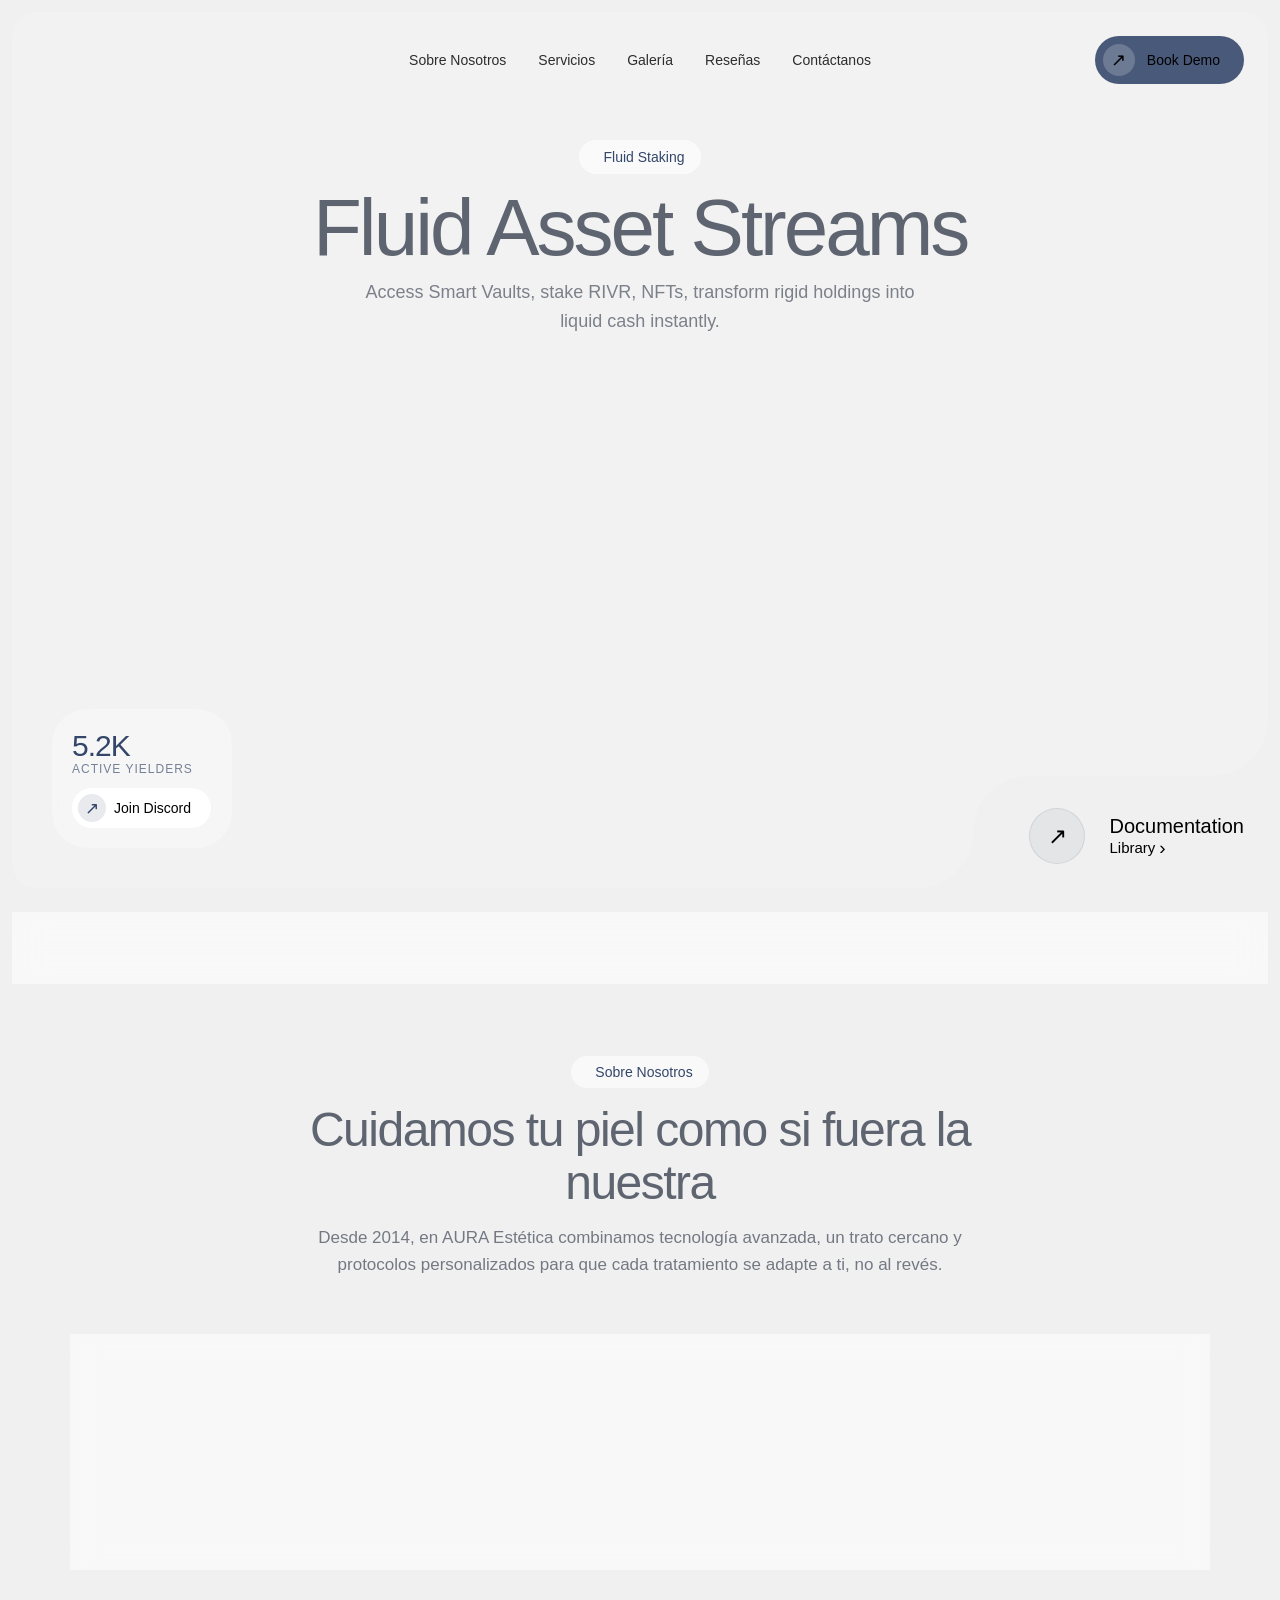
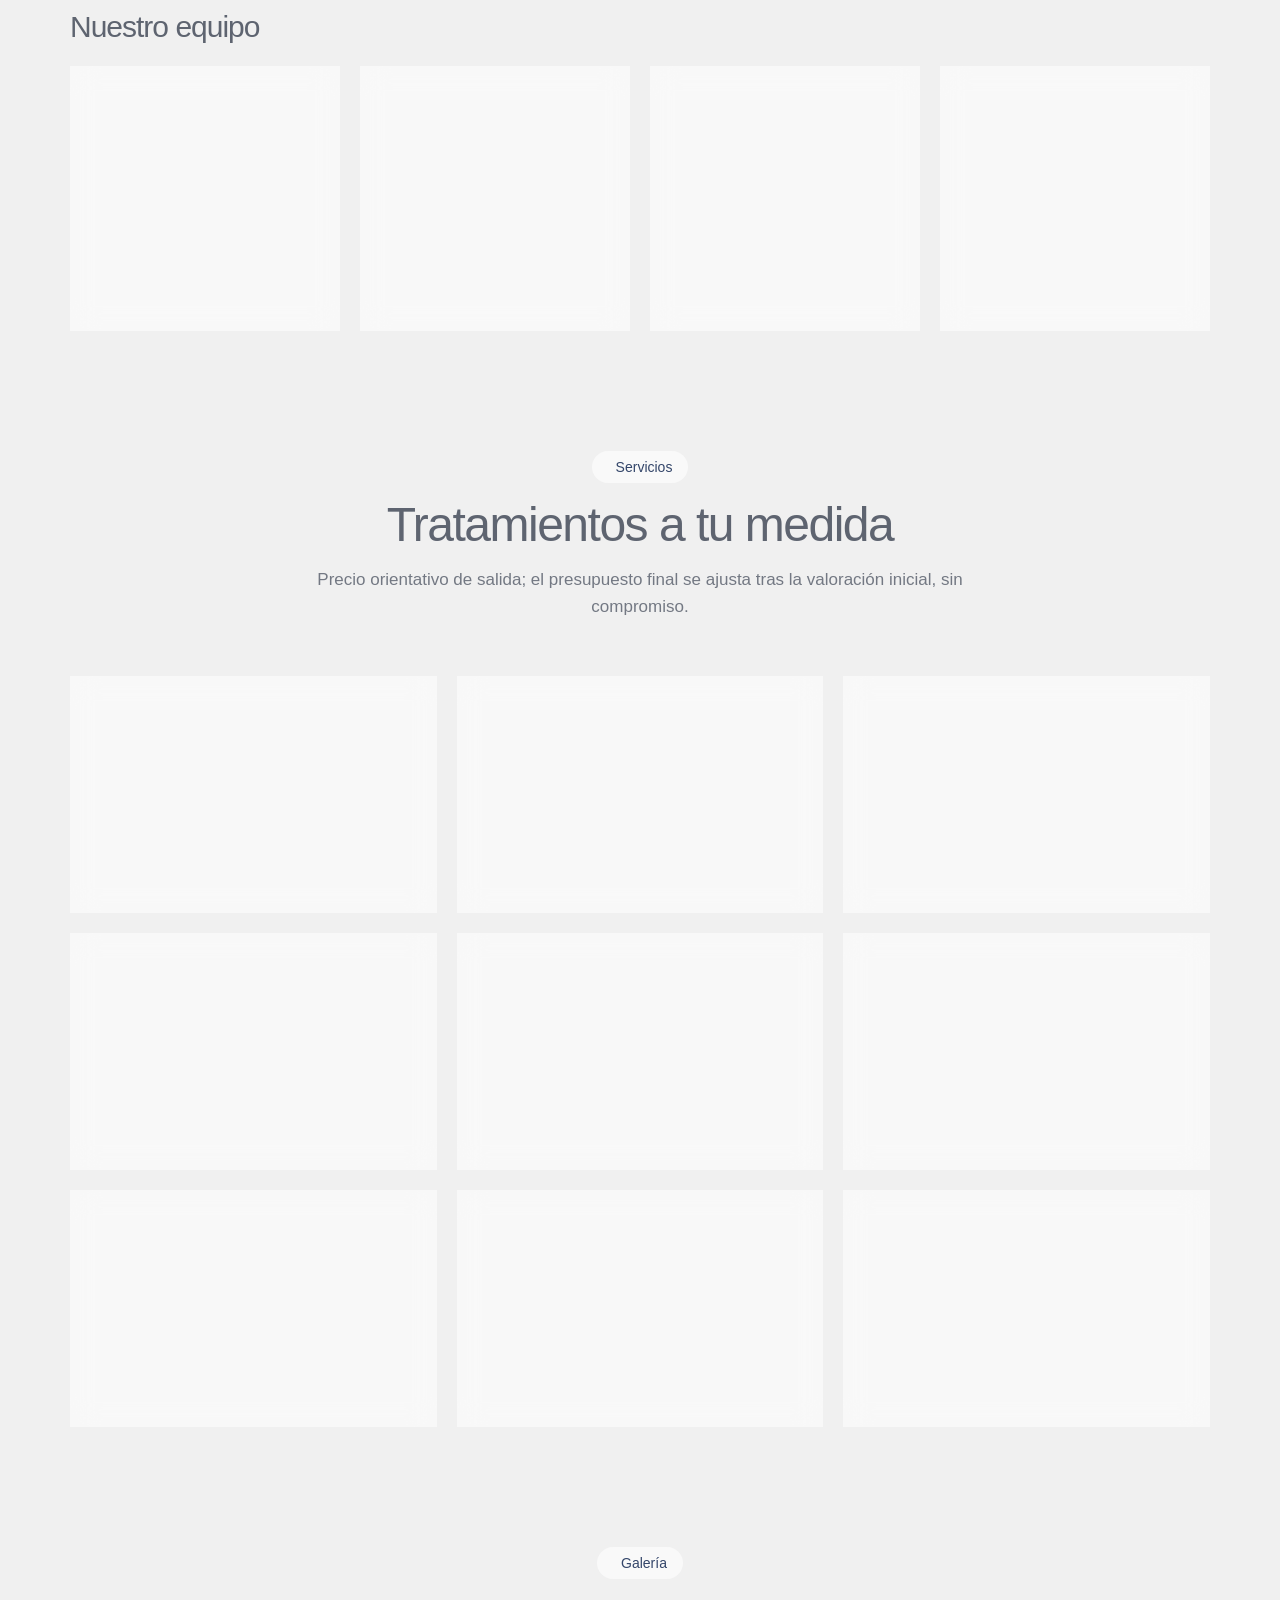
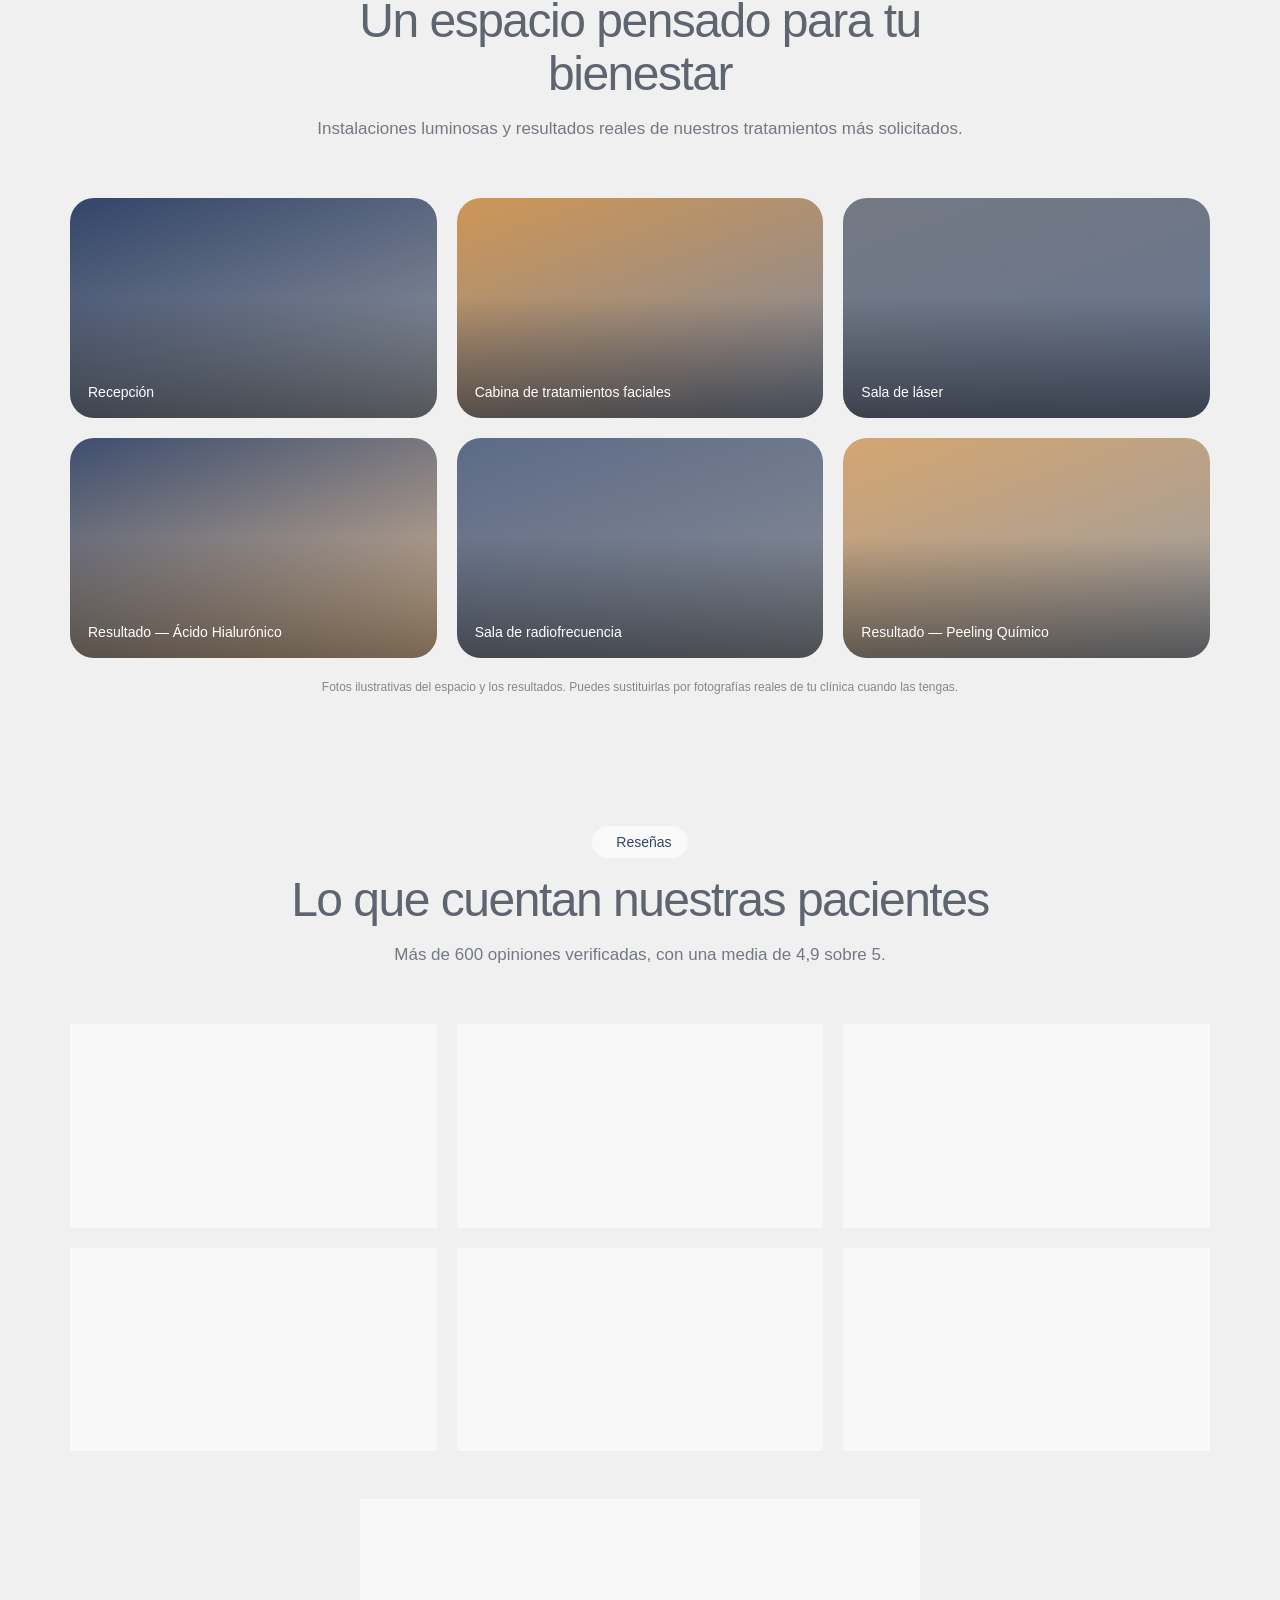
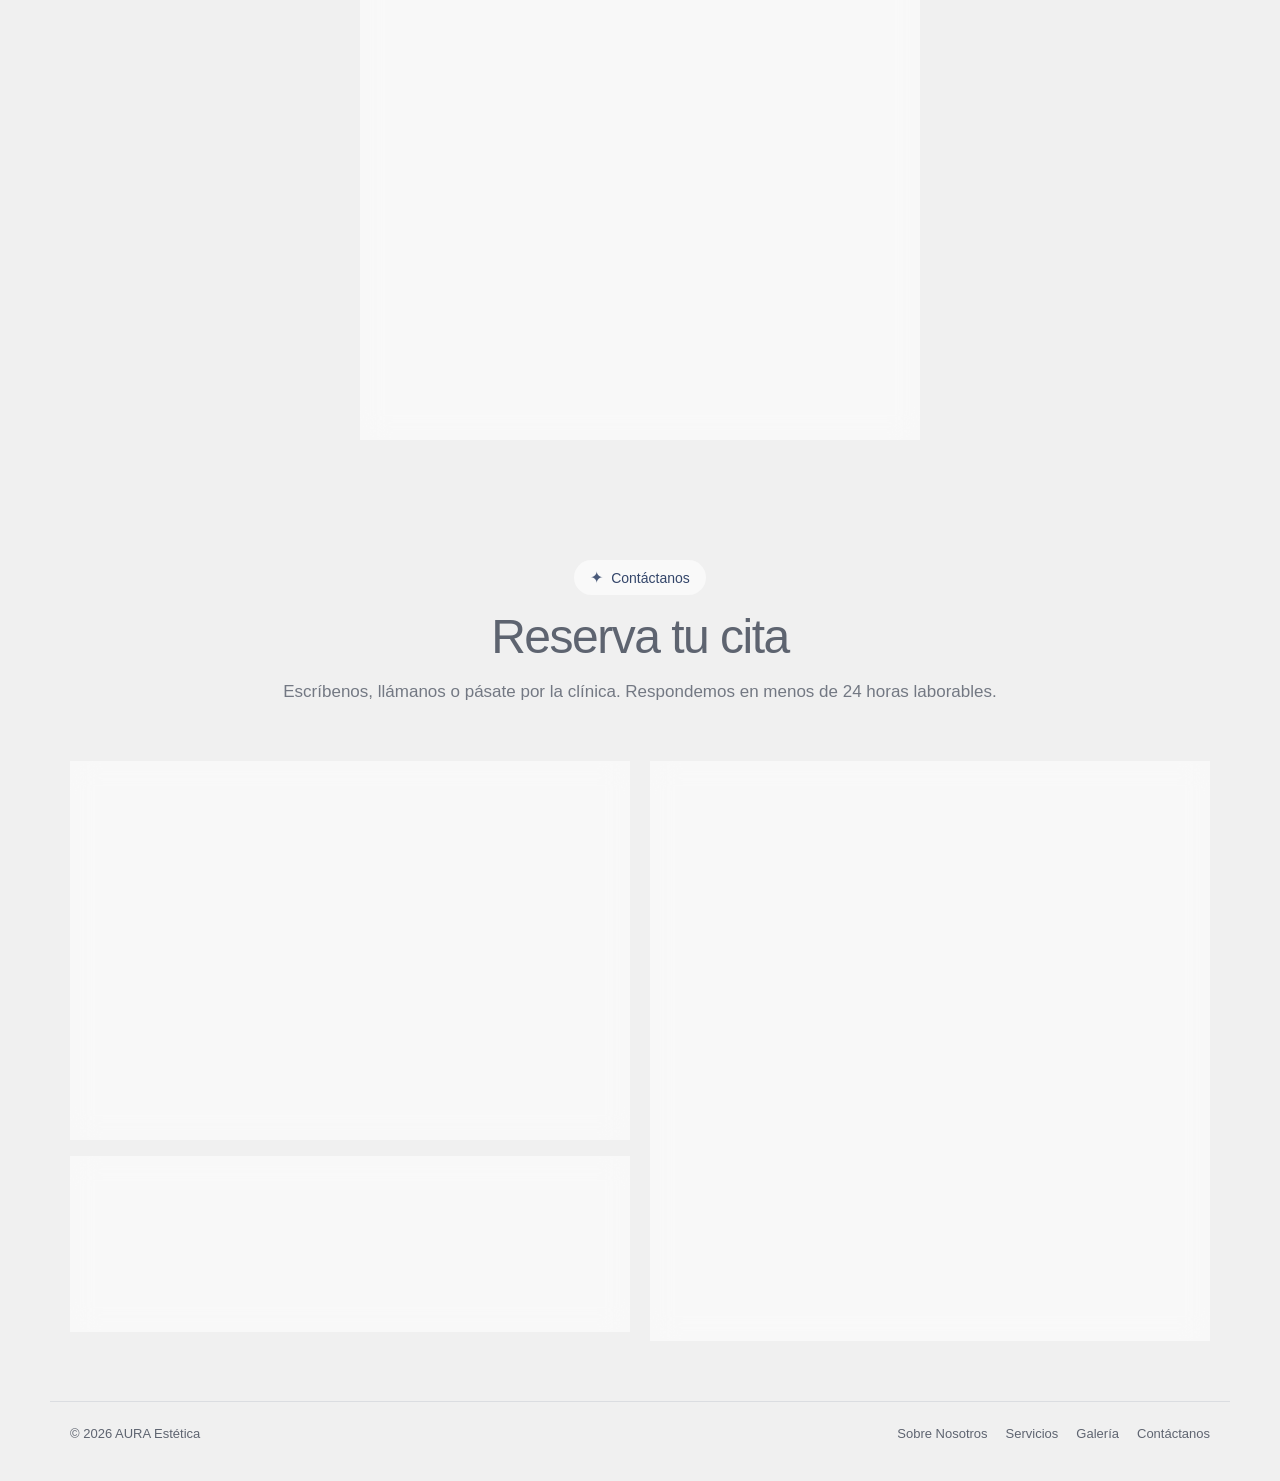
<file: index.html>
<!DOCTYPE html>
<html lang="en">
<head>
  <meta charset="UTF-8" />
  <meta name="viewport" content="width=device-width, initial-scale=1.0" />
  <title>Fluid Asset Streams</title>
  <link rel="stylesheet" href="styles.css" />
</head>
<body>
  <main class="main">
    <div class="hero-wrapper" id="top">
      <section class="hero">
        <video
          class="hero-video"
          autoplay
          muted
          loop
          playsinline
          src="https://d8j0ntlcm91z4.cloudfront.net/user_38xzZboKViGWJOttwIXH07lWA1P/hf_20260428_193507_4286c423-2fd9-4efd-92bd-91a939453fc1.mp4">
        </video>

        <div class="content-layer">
          <nav class="navbar">
            <div class="nav-spacer"></div>

            <ul class="nav-menu">
              <li><a href="#nosotros">Sobre Nosotros</a></li>
              <li><a href="#servicios">Servicios</a></li>
              <li><a href="#galeria">Galería</a></li>
              <li><a href="#resenas">Reseñas</a></li>
              <li><a href="#contacto">Contáctanos</a></li>
            </ul>

            <div class="mobile-logo">RIVR</div>

            <div class="nav-action">
              <button class="demo-button">
                <span class="button-icon">↗</span>
                <span>Book Demo</span>
              </button>
            </div>
          </nav>

          <div class="text-container">
            <div class="hero-badge">
              <span class="sparkle"></span>
              <span>Fluid Staking</span>
            </div>

            <h1 class="hero-title">Fluid Asset Streams</h1>

            <p class="hero-description">
              Access Smart Vaults, stake RIVR, NFTs, transform rigid holdings
              into liquid cash instantly.
            </p>
          </div>

          <div class="bottom-left-card">
            <div class="stats">
              <span class="stat-number">5.2K</span>
              <span class="stat-label">Active Yielders</span>
            </div>

            <button class="discord-button">
              <span class="small-icon">↗</span>
              <span>Join Discord</span>
            </button>
          </div>

          <div class="bottom-right-corner">
            <div class="top-mask">
              <svg viewBox="0 0 56 56" fill="none">
                <path d="M56 56V0C56 30.9279 30.9279 56 0 56H56Z" fill="#f0f0f0"/>
              </svg>
            </div>

            <div class="left-mask">
              <svg viewBox="0 0 56 56" fill="none">
                <path d="M56 56H0C30.9279 56 56 30.9279 56 0V56Z" fill="#f0f0f0"/>
              </svg>
            </div>

            <div class="doc-icon">↗</div>

            <div class="doc-info">
              <span class="doc-title">Documentation</span>
              <div class="library">
                <span>Library</span>
                <span class="chevron">›</span>
              </div>
            </div>
          </div>
        </div>
      </section>
    </div>
  </main>

  <div class="page-nav-wrap">
    <nav class="page-nav">
      <a href="#top" class="brand">AURA</a>
      <ul>
        <li><a href="#nosotros">Sobre Nosotros</a></li>
        <li><a href="#servicios">Servicios</a></li>
        <li><a href="#galeria">Galería</a></li>
        <li><a href="#resenas">Reseñas</a></li>
        <li><a href="#contacto">Contáctanos</a></li>
      </ul>
      <a href="#contacto" class="demo-button">
        <span class="button-icon">↗</span>
        <span>Pedir Cita</span>
      </a>
    </nav>
  </div>

  <!-- ============ SOBRE NOSOTROS ============ -->
  <section id="nosotros" class="content-shell">
    <div class="page-hero">
      <span class="eyebrow"><span class="sparkle"></span> Sobre Nosotros</span>
      <h1>Cuidamos tu piel como si fuera la nuestra</h1>
      <p>Desde 2014, en AURA Estética combinamos tecnología avanzada, un trato cercano y protocolos personalizados para que cada tratamiento se adapte a ti, no al revés.</p>
    </div>

    <div class="card" style="margin-bottom:40px;">
      <div class="grid-2" style="align-items:center;">
        <div>
          <h2 class="section-title">Nuestra filosofía</h2>
          <p style="color:#5E6470; line-height:1.7; font-size:15px;">
            Creemos en una estética honesta: sin promesas imposibles, con diagnósticos claros
            y planes de tratamiento explicados paso a paso. Nuestro equipo se forma de manera
            continua para ofrecerte lo último en medicina estética, siempre con un enfoque
            natural y seguro.
          </p>
        </div>
        <div class="photo-tile" style="min-height:180px; --tile-bg:linear-gradient(150deg, rgba(30,50,90,.85), rgba(200,134,59,.55));">
          <span>+10 años cuidando la piel de Madrid</span>
        </div>
      </div>
    </div>

    <h2 class="section-title">Nuestro equipo</h2>
    <div class="grid-4">
      <div class="card team-card">
        <div class="team-avatar">DR</div>
        <h3>Dra. Nuria Prados</h3>
        <p class="role">Directora médica</p>
        <p class="bio">Especialista en medicina estética facial con más de 15 años de experiencia.</p>
      </div>
      <div class="card team-card">
        <div class="team-avatar">MB</div>
        <h3>Marta Beltrán</h3>
        <p class="role">Esteticista senior</p>
        <p class="bio">Experta en tratamientos corporales y protocolos anti-edad personalizados.</p>
      </div>
      <div class="card team-card">
        <div class="team-avatar">DC</div>
        <h3>Dr. Diego Cano</h3>
        <p class="role">Medicina estética</p>
        <p class="bio">Referente en armonización facial y tratamientos con ácido hialurónico.</p>
      </div>
      <div class="card team-card">
        <div class="team-avatar">LP</div>
        <h3>Laura Peña</h3>
        <p class="role">Coordinadora de clínica</p>
        <p class="bio">Se asegura de que cada visita sea cómoda, clara y sin esperas.</p>
      </div>
    </div>
  </section>

  <!-- ============ SERVICIOS ============ -->
  <section id="servicios" class="content-shell">
    <div class="page-hero">
      <span class="eyebrow"><span class="sparkle"></span> Servicios</span>
      <h1>Tratamientos a tu medida</h1>
      <p>Precio orientativo de salida; el presupuesto final se ajusta tras la valoración inicial, sin compromiso.</p>
    </div>

    <div class="grid-3">
      <div class="card service-card">
        <div class="service-icon"></div>
        <h3>Limpieza Facial Profunda</h3>
        <p>Higiene facial con extracción, exfoliación y mascarilla adaptada a tu tipo de piel.</p>
        <div class="service-price"><span class="value">45€</span><span class="label">precio orientativo</span></div>
      </div>
      <div class="card service-card">
        <div class="service-icon"></div>
        <h3>Ácido Hialurónico</h3>
        <p>Relleno facial para labios, pómulos o surco nasogeniano con resultados naturales.</p>
        <div class="service-price"><span class="value">Desde 220€</span><span class="label">por zona</span></div>
      </div>
      <div class="card service-card">
        <div class="service-icon"></div>
        <h3>Toxina Botulínica</h3>
        <p>Suaviza líneas de expresión en frente, entrecejo y patas de gallo.</p>
        <div class="service-price"><span class="value">Desde 180€</span><span class="label">por zona</span></div>
      </div>
      <div class="card service-card">
        <div class="service-icon"></div>
        <h3>Radiofrecuencia Corporal</h3>
        <p>Tensado de piel y reducción de flacidez en abdomen, brazos o piernas.</p>
        <div class="service-price"><span class="value">60€</span><span class="label">sesión</span></div>
      </div>
      <div class="card service-card">
        <div class="service-icon"></div>
        <h3>Depilación Láser Diodo</h3>
        <p>Reducción progresiva del vello con tecnología de última generación, apta para todo tipo de piel.</p>
        <div class="service-price"><span class="value">Desde 35€</span><span class="label">por zona / sesión</span></div>
      </div>
      <div class="card service-card">
        <div class="service-icon"></div>
        <h3>Peeling Químico</h3>
        <p>Renueva la textura de la piel y reduce manchas, cicatrices leves y poros dilatados.</p>
        <div class="service-price"><span class="value">Desde 90€</span><span class="label">sesión</span></div>
      </div>
      <div class="card service-card">
        <div class="service-icon"></div>
        <h3>Mesoterapia Facial</h3>
        <p>Hidratación profunda y luminosidad con cócteles de vitaminas y ácido hialurónico.</p>
        <div class="service-price"><span class="value">75€</span><span class="label">sesión</span></div>
      </div>
      <div class="card service-card">
        <div class="service-icon"></div>
        <h3>Presoterapia</h3>
        <p>Drenaje linfático mecánico para piernas cansadas y retención de líquidos.</p>
        <div class="service-price"><span class="value">30€</span><span class="label">sesión</span></div>
      </div>
      <div class="card service-card">
        <div class="service-icon"></div>
        <h3>Diseño de Cejas y Pestañas</h3>
        <p>Lifting de pestañas, laminado de cejas y tinte para una mirada definida.</p>
        <div class="service-price"><span class="value">Desde 25€</span><span class="label">precio orientativo</span></div>
      </div>
    </div>
  </section>

  <!-- ============ GALERÍA ============ -->
  <section id="galeria" class="content-shell">
    <div class="page-hero">
      <span class="eyebrow"><span class="sparkle"></span> Galería</span>
      <h1>Un espacio pensado para tu bienestar</h1>
      <p>Instalaciones luminosas y resultados reales de nuestros tratamientos más solicitados.</p>
    </div>

    <div class="grid-3" style="grid-auto-rows:220px;">
      <div class="photo-tile" style="--tile-bg:linear-gradient(160deg, rgba(30,50,90,.9), rgba(94,100,112,.6));"><span>Recepción</span></div>
      <div class="photo-tile" style="--tile-bg:linear-gradient(160deg, rgba(200,134,59,.85), rgba(30,50,90,.55));"><span>Cabina de tratamientos faciales</span></div>
      <div class="photo-tile" style="--tile-bg:linear-gradient(160deg, rgba(94,100,112,.85), rgba(30,50,90,.65));"><span>Sala de láser</span></div>
      <div class="photo-tile" style="--tile-bg:linear-gradient(160deg, rgba(30,50,90,.85), rgba(200,134,59,.5));"><span>Resultado — Ácido Hialurónico</span></div>
      <div class="photo-tile" style="--tile-bg:linear-gradient(160deg, rgba(30,50,90,.7), rgba(94,100,112,.7));"><span>Sala de radiofrecuencia</span></div>
      <div class="photo-tile" style="--tile-bg:linear-gradient(160deg, rgba(200,134,59,.7), rgba(94,100,112,.6));"><span>Resultado — Peeling Químico</span></div>
    </div>

    <p class="form-note" style="margin-top:22px;">
      Fotos ilustrativas del espacio y los resultados. Puedes sustituirlas por fotografías reales de tu clínica cuando las tengas.
    </p>
  </section>

  <!-- ============ RESEÑAS ============ -->
  <section id="resenas" class="content-shell">
    <div class="page-hero">
      <span class="eyebrow"><span class="sparkle"></span> Reseñas</span>
      <h1>Lo que cuentan nuestras pacientes</h1>
      <p>Más de 600 opiniones verificadas, con una media de 4,9 sobre 5.</p>
    </div>

    <div class="grid-3" id="reviewsGrid" style="margin-bottom:48px;"></div>

    <div class="card" style="max-width:560px; margin:0 auto;">
      <h2 class="section-title" style="font-size:22px;">Cuéntanos tu experiencia</h2>
      <form id="reviewForm" class="review-form" novalidate>
        <label for="rName">Tu nombre</label>
        <input id="rName" type="text" placeholder="Nombre" required>
        <span class="field-error">Cuéntanos cómo te llamas.</span>

        <label for="rTreatment">Tratamiento realizado</label>
        <select id="rTreatment">
          <option>Limpieza Facial</option>
          <option>Ácido Hialurónico</option>
          <option>Toxina Botulínica</option>
          <option>Radiofrecuencia Corporal</option>
          <option>Depilación Láser</option>
          <option>Peeling Químico</option>
          <option>Otro</option>
        </select>

        <label>Tu valoración</label>
        <div class="star-picker" id="starPicker">
          <button type="button" data-star="1">★</button>
          <button type="button" data-star="2">★</button>
          <button type="button" data-star="3">★</button>
          <button type="button" data-star="4">★</button>
          <button type="button" data-star="5">★</button>
        </div>

        <label for="rQuote">Tu opinión</label>
        <textarea id="rQuote" placeholder="Cuéntanos qué tal fue tu experiencia" required></textarea>
        <span class="field-error">Añade un breve comentario.</span>

        <button type="submit" class="submit-btn" style="width:100%;">Publicar reseña</button>
        <p class="form-note" id="reviewFormNote">Tu reseña se publicará al momento en esta página.</p>
      </form>
    </div>
  </section>

  <!-- ============ CONTÁCTANOS ============ -->
  <section id="contacto" class="content-shell">
    <div class="page-hero">
      <span class="eyebrow"><span class="sparkle">✦</span> Contáctanos</span>
      <h1>Reserva tu cita</h1>
      <p>Escríbenos, llámanos o pásate por la clínica. Respondemos en menos de 24 horas laborables.</p>
    </div>

    <div class="grid-2">
      <div>
        <div class="card" style="margin-bottom:16px;">
          <a class="info-row" href="https://maps.google.com/?q=Calle+Serrano+88,+28006+Madrid" target="_blank" rel="noopener">
            <span class="info-icon">📍</span>
            <span><strong>Calle Serrano 88, 28006 Madrid</strong><br><small>A 3 minutos de Metro Núñez de Balboa</small></span>
          </a>
          <a class="info-row" href="tel:+34915551234">
            <span class="info-icon">📞</span>
            <span><strong>91 555 12 34</strong><br><small>Recepción y citas</small></span>
          </a>
          <a class="info-row" href="mailto:hola@auraestetica.es">
            <span class="info-icon">✉️</span>
            <span><strong>hola@auraestetica.es</strong><br><small>Consultas y presupuestos</small></span>
          </a>
          <a class="info-row" href="https://instagram.com/auraestetica" target="_blank" rel="noopener">
            <span class="info-icon">📷</span>
            <span><strong>@auraestetica</strong><br><small>Síguenos en Instagram</small></span>
          </a>
        </div>

        <div class="card">
          <h3 style="margin:0 0 14px; font-size:15px; color:rgba(30,50,90,.9); font-weight:400;">Horario</h3>
          <div class="hours-row"><span>Lun – Vie</span><span>10:00 – 20:00</span></div>
          <div class="hours-row"><span>Sábado</span><span>10:00 – 14:00</span></div>
          <div class="hours-row"><span>Domingo</span><span>Cerrado</span></div>
        </div>
      </div>

      <form id="contactForm" class="card review-form" novalidate>
        <label for="fName">Nombre</label>
        <input id="fName" type="text" placeholder="Tu nombre" required>
        <span class="field-error">Cuéntanos cómo te llamas.</span>

        <label for="fEmail">Correo electrónico</label>
        <input id="fEmail" type="email" placeholder="tucorreo@ejemplo.com" required>
        <span class="field-error">Escribe un correo válido.</span>

        <label for="fPhone">Teléfono</label>
        <input id="fPhone" type="tel" placeholder="600 000 000">

        <label for="fReason">Motivo de la consulta</label>
        <select id="fReason">
          <option>Tratamiento facial</option>
          <option>Tratamiento corporal</option>
          <option>Depilación láser</option>
          <option>Medicina estética</option>
          <option>Otro</option>
        </select>

        <label for="fMessage">Mensaje</label>
        <textarea id="fMessage" placeholder="Cuéntanos brevemente qué necesitas" required></textarea>
        <span class="field-error">Añade un breve mensaje.</span>

        <button type="submit" class="submit-btn" style="width:100%;">
          <span id="submitLabel">Enviar mensaje</span>
        </button>
        <p class="form-note" id="formNote">Se abrirá tu aplicación de correo con el mensaje ya redactado hacia hola@auraestetica.es.</p>
      </form>
    </div>
  </section>

  <footer class="page-footer" style="max-width:1180px; margin:0 auto 40px;">
    <span>© <span id="year"></span> AURA Estética</span>
    <nav style="display:flex; gap:18px;">
      <a href="#nosotros">Sobre Nosotros</a>
      <a href="#servicios">Servicios</a>
      <a href="#galeria">Galería</a>
      <a href="#contacto">Contáctanos</a>
    </nav>
  </footer>

  <script src="script.js"></script>
</body>
</html>
</file>
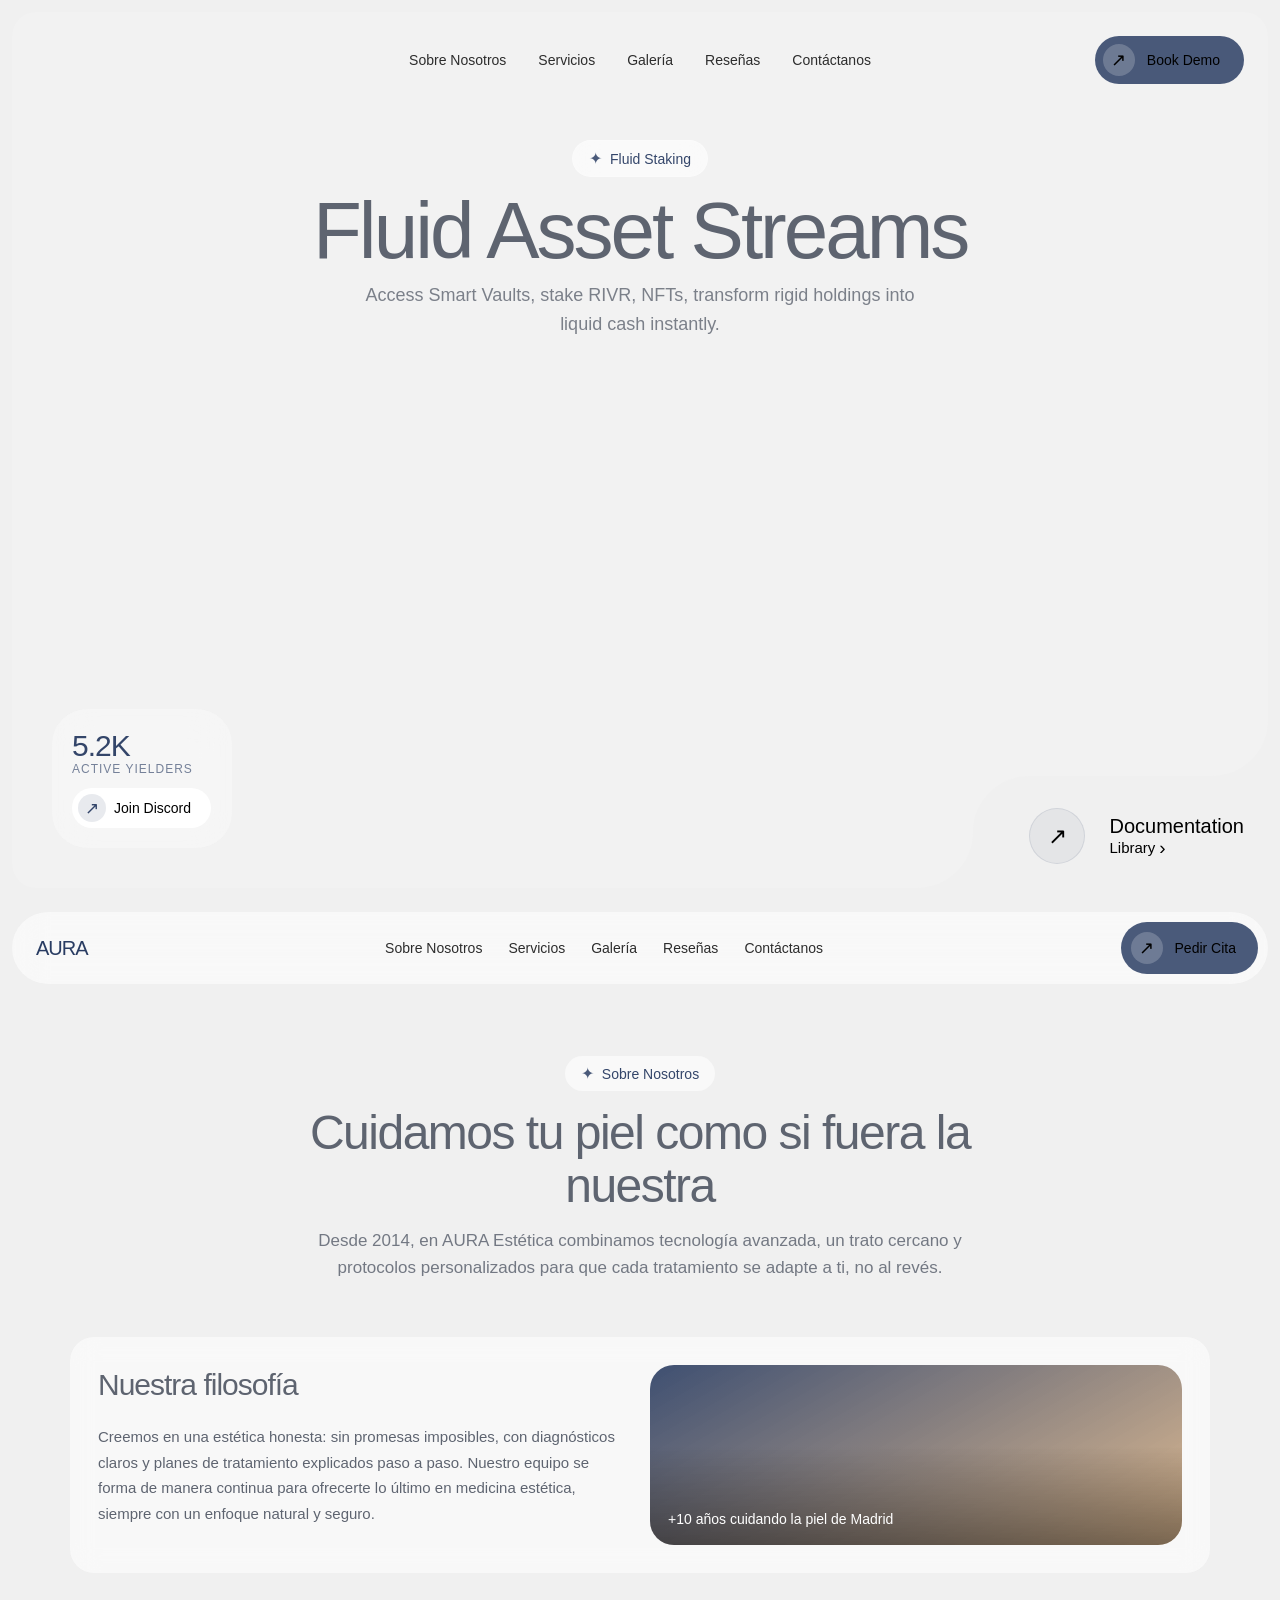
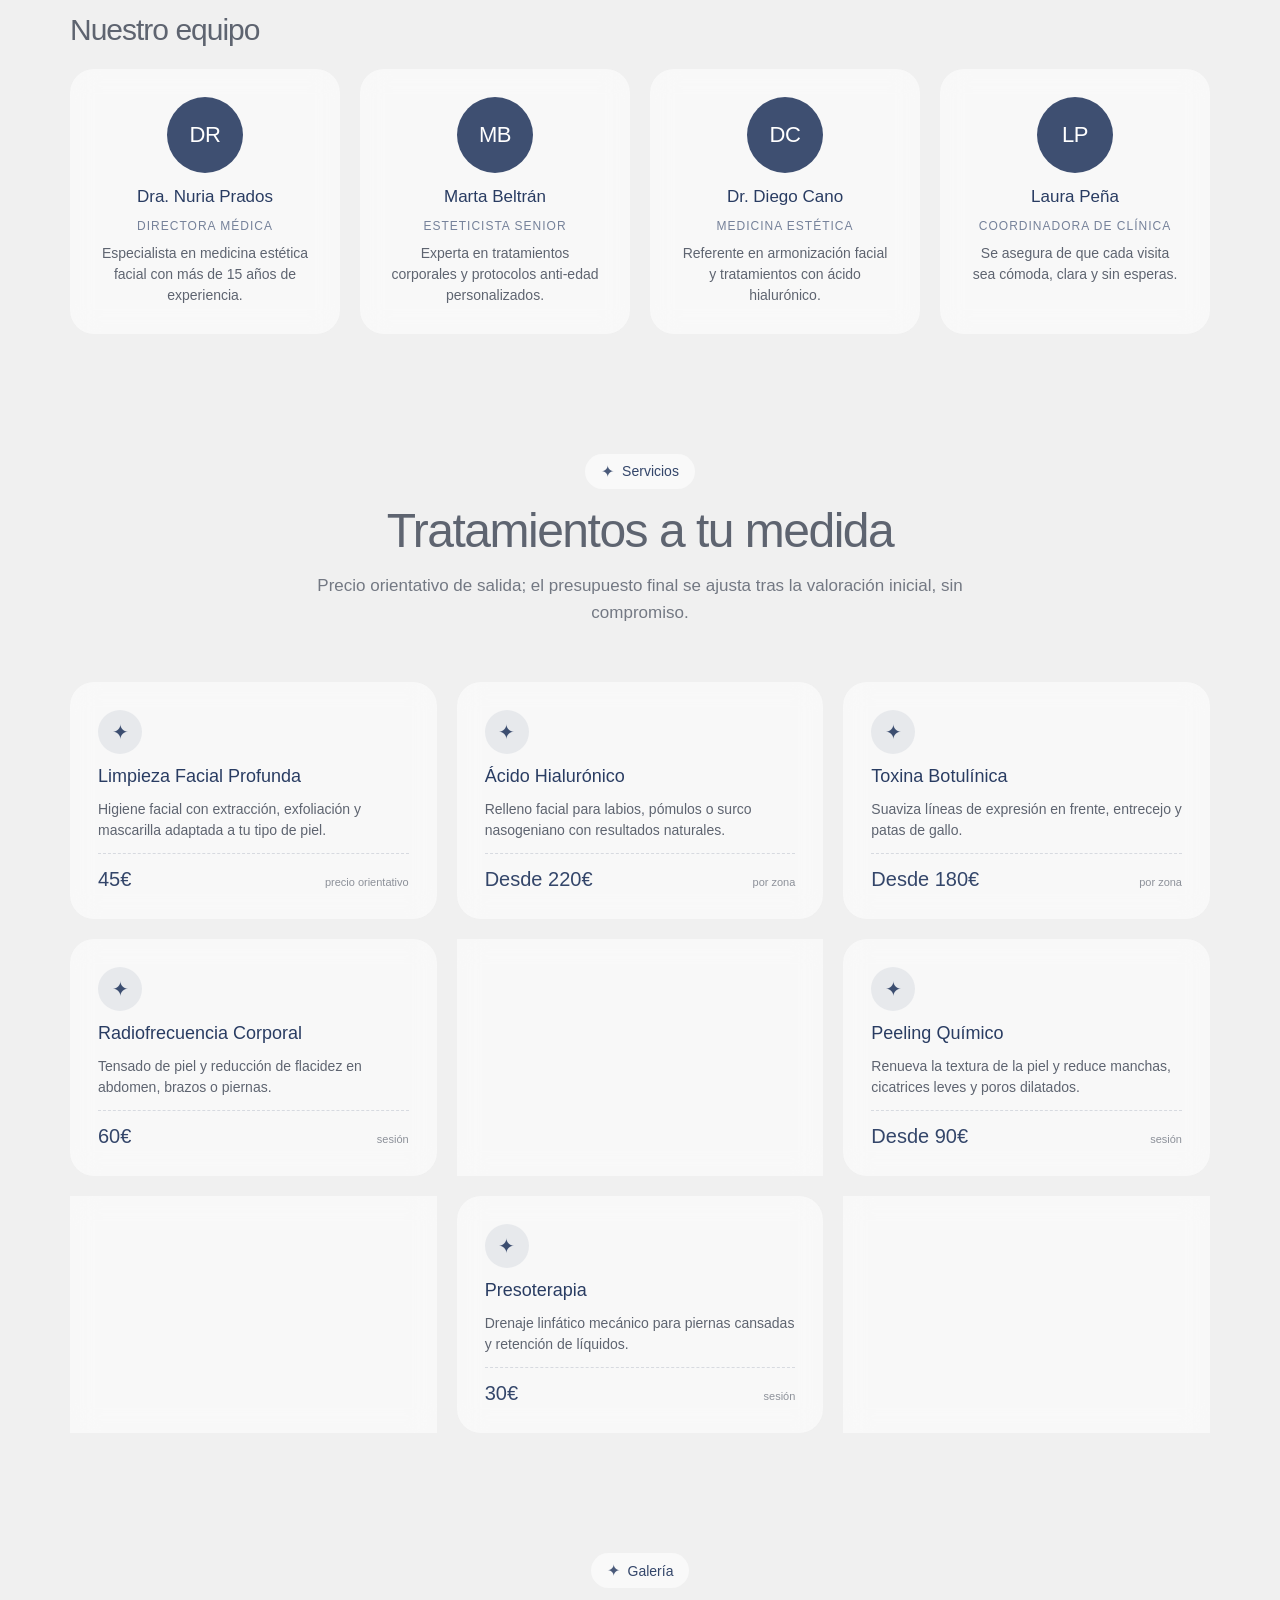
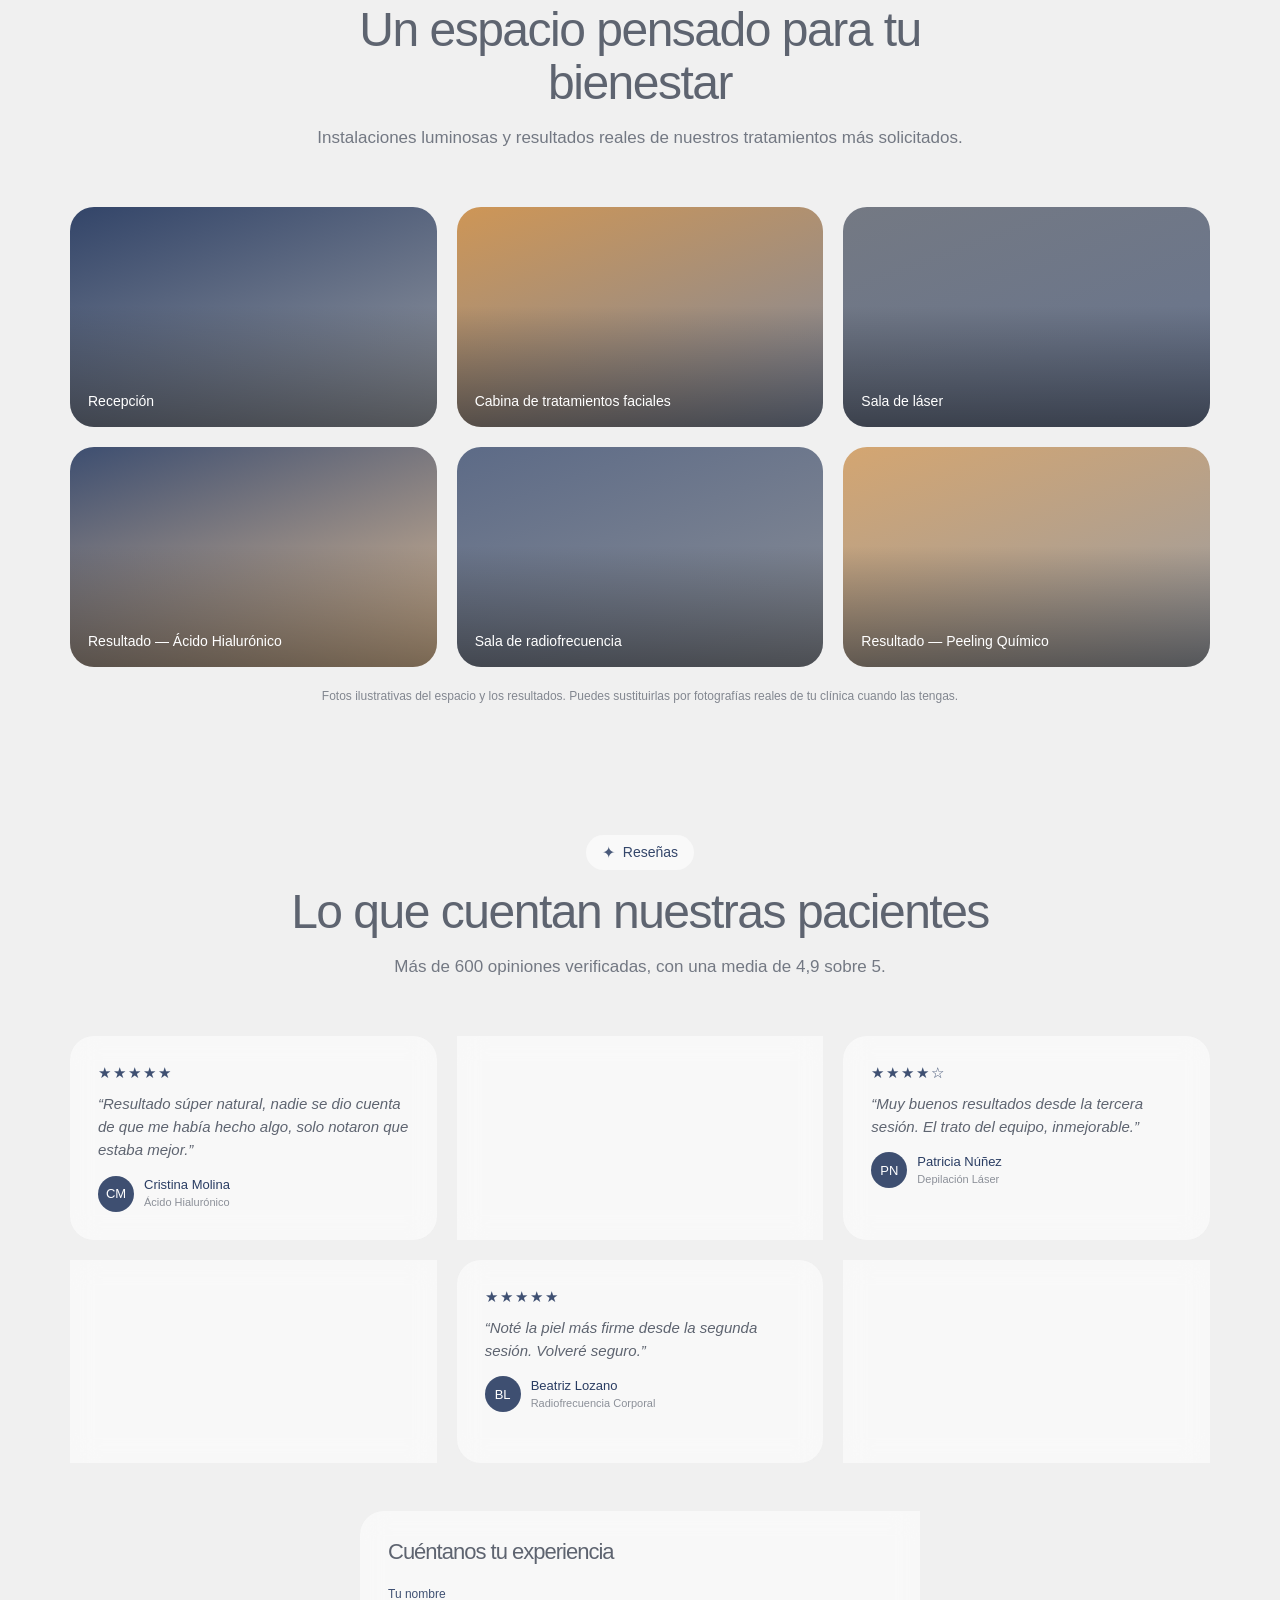
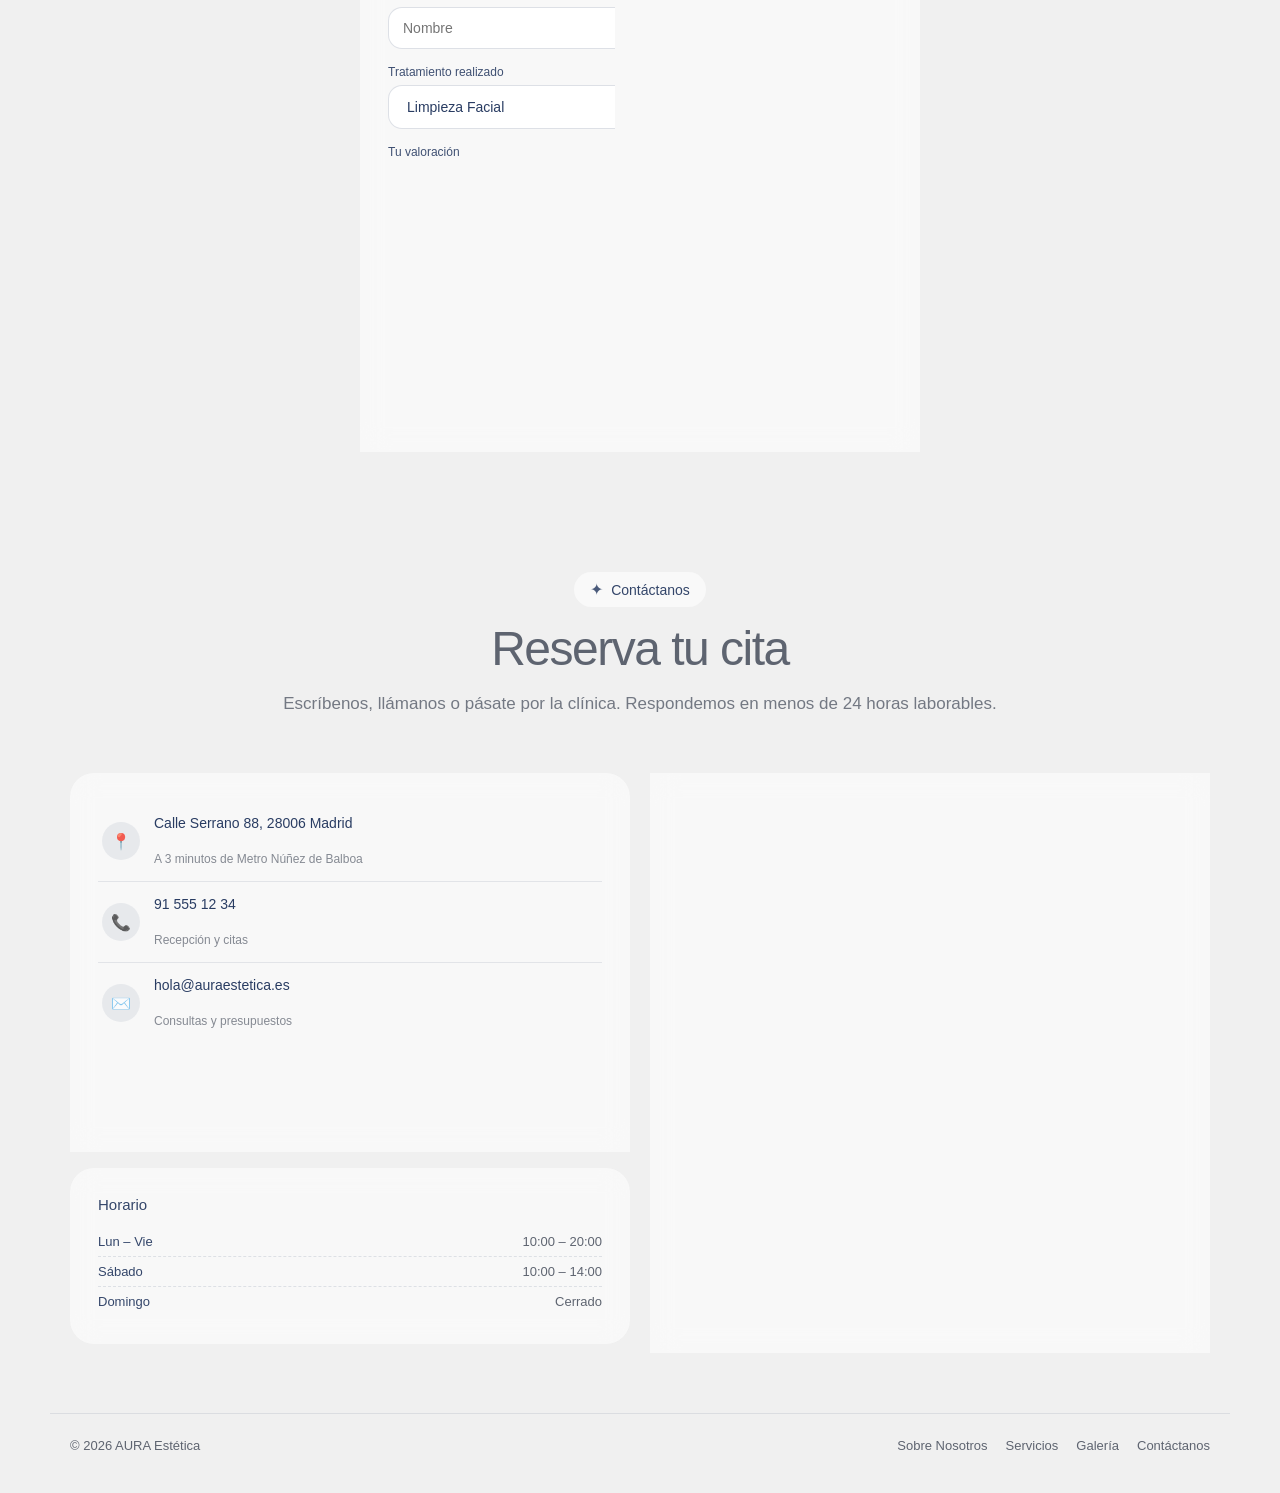
<file: index (10).html>
<!DOCTYPE html>
<html lang="en">
<head>
  <meta charset="UTF-8" />
  <meta name="viewport" content="width=device-width, initial-scale=1.0" />
  <title>RIVR — Fluid Asset Streams</title>
  <link rel="stylesheet" href="styles.css" />
</head>
<body>
  <main class="main">
    <div class="hero-wrapper" id="top">
      <section class="hero">
        <video
          class="hero-video"
          autoplay
          muted
          loop
          playsinline
          src="https://d8j0ntlcm91z4.cloudfront.net/user_38xzZboKViGWJOttwIXH07lWA1P/hf_20260428_193507_4286c423-2fd9-4efd-92bd-91a939453fc1.mp4">
        </video>

        <div class="content-layer">
          <nav class="navbar">
            <div class="nav-spacer"></div>

            <ul class="nav-menu">
              <li><a href="#nosotros">Sobre Nosotros</a></li>
              <li><a href="#servicios">Servicios</a></li>
              <li><a href="#galeria">Galería</a></li>
              <li><a href="#resenas">Reseñas</a></li>
              <li><a href="#contacto">Contáctanos</a></li>
            </ul>

            <div class="mobile-logo">RIVR</div>

            <div class="nav-action">
              <button class="demo-button">
                <span class="button-icon">↗</span>
                <span>Book Demo</span>
              </button>
            </div>
          </nav>

          <div class="text-container">
            <div class="hero-badge">
              <span class="sparkle">✦</span>
              <span>Fluid Staking</span>
            </div>

            <h1 class="hero-title">Fluid Asset Streams</h1>

            <p class="hero-description">
              Access Smart Vaults, stake RIVR, NFTs, transform rigid holdings
              into liquid cash instantly.
            </p>
          </div>

          <div class="bottom-left-card">
            <div class="stats">
              <span class="stat-number">5.2K</span>
              <span class="stat-label">Active Yielders</span>
            </div>

            <button class="discord-button">
              <span class="small-icon">↗</span>
              <span>Join Discord</span>
            </button>
          </div>

          <div class="bottom-right-corner">
            <div class="top-mask">
              <svg viewBox="0 0 56 56" fill="none">
                <path d="M56 56V0C56 30.9279 30.9279 56 0 56H56Z" fill="#f0f0f0"/>
              </svg>
            </div>

            <div class="left-mask">
              <svg viewBox="0 0 56 56" fill="none">
                <path d="M56 56H0C30.9279 56 56 30.9279 56 0V56Z" fill="#f0f0f0"/>
              </svg>
            </div>

            <div class="doc-icon">↗</div>

            <div class="doc-info">
              <span class="doc-title">Documentation</span>
              <div class="library">
                <span>Library</span>
                <span class="chevron">›</span>
              </div>
            </div>
          </div>
        </div>
      </section>
    </div>
  </main>

  <div class="page-nav-wrap">
    <nav class="page-nav">
      <a href="#top" class="brand">AURA</a>
      <ul>
        <li><a href="#nosotros">Sobre Nosotros</a></li>
        <li><a href="#servicios">Servicios</a></li>
        <li><a href="#galeria">Galería</a></li>
        <li><a href="#resenas">Reseñas</a></li>
        <li><a href="#contacto">Contáctanos</a></li>
      </ul>
      <a href="#contacto" class="demo-button">
        <span class="button-icon">↗</span>
        <span>Pedir Cita</span>
      </a>
    </nav>
  </div>

  <!-- ============ SOBRE NOSOTROS ============ -->
  <section id="nosotros" class="content-shell">
    <div class="page-hero">
      <span class="eyebrow"><span class="sparkle">✦</span> Sobre Nosotros</span>
      <h1>Cuidamos tu piel como si fuera la nuestra</h1>
      <p>Desde 2014, en AURA Estética combinamos tecnología avanzada, un trato cercano y protocolos personalizados para que cada tratamiento se adapte a ti, no al revés.</p>
    </div>

    <div class="card" style="margin-bottom:40px;">
      <div class="grid-2" style="align-items:center;">
        <div>
          <h2 class="section-title">Nuestra filosofía</h2>
          <p style="color:#5E6470; line-height:1.7; font-size:15px;">
            Creemos en una estética honesta: sin promesas imposibles, con diagnósticos claros
            y planes de tratamiento explicados paso a paso. Nuestro equipo se forma de manera
            continua para ofrecerte lo último en medicina estética, siempre con un enfoque
            natural y seguro.
          </p>
        </div>
        <div class="photo-tile" style="min-height:180px; --tile-bg:linear-gradient(150deg, rgba(30,50,90,.85), rgba(200,134,59,.55));">
          <span>+10 años cuidando la piel de Madrid</span>
        </div>
      </div>
    </div>

    <h2 class="section-title">Nuestro equipo</h2>
    <div class="grid-4">
      <div class="card team-card">
        <div class="team-avatar">DR</div>
        <h3>Dra. Nuria Prados</h3>
        <p class="role">Directora médica</p>
        <p class="bio">Especialista en medicina estética facial con más de 15 años de experiencia.</p>
      </div>
      <div class="card team-card">
        <div class="team-avatar">MB</div>
        <h3>Marta Beltrán</h3>
        <p class="role">Esteticista senior</p>
        <p class="bio">Experta en tratamientos corporales y protocolos anti-edad personalizados.</p>
      </div>
      <div class="card team-card">
        <div class="team-avatar">DC</div>
        <h3>Dr. Diego Cano</h3>
        <p class="role">Medicina estética</p>
        <p class="bio">Referente en armonización facial y tratamientos con ácido hialurónico.</p>
      </div>
      <div class="card team-card">
        <div class="team-avatar">LP</div>
        <h3>Laura Peña</h3>
        <p class="role">Coordinadora de clínica</p>
        <p class="bio">Se asegura de que cada visita sea cómoda, clara y sin esperas.</p>
      </div>
    </div>
  </section>

  <!-- ============ SERVICIOS ============ -->
  <section id="servicios" class="content-shell">
    <div class="page-hero">
      <span class="eyebrow"><span class="sparkle">✦</span> Servicios</span>
      <h1>Tratamientos a tu medida</h1>
      <p>Precio orientativo de salida; el presupuesto final se ajusta tras la valoración inicial, sin compromiso.</p>
    </div>

    <div class="grid-3">
      <div class="card service-card">
        <div class="service-icon">✦</div>
        <h3>Limpieza Facial Profunda</h3>
        <p>Higiene facial con extracción, exfoliación y mascarilla adaptada a tu tipo de piel.</p>
        <div class="service-price"><span class="value">45€</span><span class="label">precio orientativo</span></div>
      </div>
      <div class="card service-card">
        <div class="service-icon">✦</div>
        <h3>Ácido Hialurónico</h3>
        <p>Relleno facial para labios, pómulos o surco nasogeniano con resultados naturales.</p>
        <div class="service-price"><span class="value">Desde 220€</span><span class="label">por zona</span></div>
      </div>
      <div class="card service-card">
        <div class="service-icon">✦</div>
        <h3>Toxina Botulínica</h3>
        <p>Suaviza líneas de expresión en frente, entrecejo y patas de gallo.</p>
        <div class="service-price"><span class="value">Desde 180€</span><span class="label">por zona</span></div>
      </div>
      <div class="card service-card">
        <div class="service-icon">✦</div>
        <h3>Radiofrecuencia Corporal</h3>
        <p>Tensado de piel y reducción de flacidez en abdomen, brazos o piernas.</p>
        <div class="service-price"><span class="value">60€</span><span class="label">sesión</span></div>
      </div>
      <div class="card service-card">
        <div class="service-icon">✦</div>
        <h3>Depilación Láser Diodo</h3>
        <p>Reducción progresiva del vello con tecnología de última generación, apta para todo tipo de piel.</p>
        <div class="service-price"><span class="value">Desde 35€</span><span class="label">por zona / sesión</span></div>
      </div>
      <div class="card service-card">
        <div class="service-icon">✦</div>
        <h3>Peeling Químico</h3>
        <p>Renueva la textura de la piel y reduce manchas, cicatrices leves y poros dilatados.</p>
        <div class="service-price"><span class="value">Desde 90€</span><span class="label">sesión</span></div>
      </div>
      <div class="card service-card">
        <div class="service-icon">✦</div>
        <h3>Mesoterapia Facial</h3>
        <p>Hidratación profunda y luminosidad con cócteles de vitaminas y ácido hialurónico.</p>
        <div class="service-price"><span class="value">75€</span><span class="label">sesión</span></div>
      </div>
      <div class="card service-card">
        <div class="service-icon">✦</div>
        <h3>Presoterapia</h3>
        <p>Drenaje linfático mecánico para piernas cansadas y retención de líquidos.</p>
        <div class="service-price"><span class="value">30€</span><span class="label">sesión</span></div>
      </div>
      <div class="card service-card">
        <div class="service-icon">✦</div>
        <h3>Diseño de Cejas y Pestañas</h3>
        <p>Lifting de pestañas, laminado de cejas y tinte para una mirada definida.</p>
        <div class="service-price"><span class="value">Desde 25€</span><span class="label">precio orientativo</span></div>
      </div>
    </div>
  </section>

  <!-- ============ GALERÍA ============ -->
  <section id="galeria" class="content-shell">
    <div class="page-hero">
      <span class="eyebrow"><span class="sparkle">✦</span> Galería</span>
      <h1>Un espacio pensado para tu bienestar</h1>
      <p>Instalaciones luminosas y resultados reales de nuestros tratamientos más solicitados.</p>
    </div>

    <div class="grid-3" style="grid-auto-rows:220px;">
      <div class="photo-tile" style="--tile-bg:linear-gradient(160deg, rgba(30,50,90,.9), rgba(94,100,112,.6));"><span>Recepción</span></div>
      <div class="photo-tile" style="--tile-bg:linear-gradient(160deg, rgba(200,134,59,.85), rgba(30,50,90,.55));"><span>Cabina de tratamientos faciales</span></div>
      <div class="photo-tile" style="--tile-bg:linear-gradient(160deg, rgba(94,100,112,.85), rgba(30,50,90,.65));"><span>Sala de láser</span></div>
      <div class="photo-tile" style="--tile-bg:linear-gradient(160deg, rgba(30,50,90,.85), rgba(200,134,59,.5));"><span>Resultado — Ácido Hialurónico</span></div>
      <div class="photo-tile" style="--tile-bg:linear-gradient(160deg, rgba(30,50,90,.7), rgba(94,100,112,.7));"><span>Sala de radiofrecuencia</span></div>
      <div class="photo-tile" style="--tile-bg:linear-gradient(160deg, rgba(200,134,59,.7), rgba(94,100,112,.6));"><span>Resultado — Peeling Químico</span></div>
    </div>

    <p class="form-note" style="margin-top:22px;">
      Fotos ilustrativas del espacio y los resultados. Puedes sustituirlas por fotografías reales de tu clínica cuando las tengas.
    </p>
  </section>

  <!-- ============ RESEÑAS ============ -->
  <section id="resenas" class="content-shell">
    <div class="page-hero">
      <span class="eyebrow"><span class="sparkle">✦</span> Reseñas</span>
      <h1>Lo que cuentan nuestras pacientes</h1>
      <p>Más de 600 opiniones verificadas, con una media de 4,9 sobre 5.</p>
    </div>

    <div class="grid-3" id="reviewsGrid" style="margin-bottom:48px;"></div>

    <div class="card" style="max-width:560px; margin:0 auto;">
      <h2 class="section-title" style="font-size:22px;">Cuéntanos tu experiencia</h2>
      <form id="reviewForm" class="review-form" novalidate>
        <label for="rName">Tu nombre</label>
        <input id="rName" type="text" placeholder="Nombre" required>
        <span class="field-error">Cuéntanos cómo te llamas.</span>

        <label for="rTreatment">Tratamiento realizado</label>
        <select id="rTreatment">
          <option>Limpieza Facial</option>
          <option>Ácido Hialurónico</option>
          <option>Toxina Botulínica</option>
          <option>Radiofrecuencia Corporal</option>
          <option>Depilación Láser</option>
          <option>Peeling Químico</option>
          <option>Otro</option>
        </select>

        <label>Tu valoración</label>
        <div class="star-picker" id="starPicker">
          <button type="button" data-star="1">★</button>
          <button type="button" data-star="2">★</button>
          <button type="button" data-star="3">★</button>
          <button type="button" data-star="4">★</button>
          <button type="button" data-star="5">★</button>
        </div>

        <label for="rQuote">Tu opinión</label>
        <textarea id="rQuote" placeholder="Cuéntanos qué tal fue tu experiencia" required></textarea>
        <span class="field-error">Añade un breve comentario.</span>

        <button type="submit" class="submit-btn" style="width:100%;">Publicar reseña</button>
        <p class="form-note" id="reviewFormNote">Tu reseña se publicará al momento en esta página.</p>
      </form>
    </div>
  </section>

  <!-- ============ CONTÁCTANOS ============ -->
  <section id="contacto" class="content-shell">
    <div class="page-hero">
      <span class="eyebrow"><span class="sparkle">✦</span> Contáctanos</span>
      <h1>Reserva tu cita</h1>
      <p>Escríbenos, llámanos o pásate por la clínica. Respondemos en menos de 24 horas laborables.</p>
    </div>

    <div class="grid-2">
      <div>
        <div class="card" style="margin-bottom:16px;">
          <a class="info-row" href="https://maps.google.com/?q=Calle+Serrano+88,+28006+Madrid" target="_blank" rel="noopener">
            <span class="info-icon">📍</span>
            <span><strong>Calle Serrano 88, 28006 Madrid</strong><br><small>A 3 minutos de Metro Núñez de Balboa</small></span>
          </a>
          <a class="info-row" href="tel:+34915551234">
            <span class="info-icon">📞</span>
            <span><strong>91 555 12 34</strong><br><small>Recepción y citas</small></span>
          </a>
          <a class="info-row" href="mailto:hola@auraestetica.es">
            <span class="info-icon">✉️</span>
            <span><strong>hola@auraestetica.es</strong><br><small>Consultas y presupuestos</small></span>
          </a>
          <a class="info-row" href="https://instagram.com/auraestetica" target="_blank" rel="noopener">
            <span class="info-icon">📷</span>
            <span><strong>@auraestetica</strong><br><small>Síguenos en Instagram</small></span>
          </a>
        </div>

        <div class="card">
          <h3 style="margin:0 0 14px; font-size:15px; color:rgba(30,50,90,.9); font-weight:400;">Horario</h3>
          <div class="hours-row"><span>Lun – Vie</span><span>10:00 – 20:00</span></div>
          <div class="hours-row"><span>Sábado</span><span>10:00 – 14:00</span></div>
          <div class="hours-row"><span>Domingo</span><span>Cerrado</span></div>
        </div>
      </div>

      <form id="contactForm" class="card review-form" novalidate>
        <label for="fName">Nombre</label>
        <input id="fName" type="text" placeholder="Tu nombre" required>
        <span class="field-error">Cuéntanos cómo te llamas.</span>

        <label for="fEmail">Correo electrónico</label>
        <input id="fEmail" type="email" placeholder="tucorreo@ejemplo.com" required>
        <span class="field-error">Escribe un correo válido.</span>

        <label for="fPhone">Teléfono</label>
        <input id="fPhone" type="tel" placeholder="600 000 000">

        <label for="fReason">Motivo de la consulta</label>
        <select id="fReason">
          <option>Tratamiento facial</option>
          <option>Tratamiento corporal</option>
          <option>Depilación láser</option>
          <option>Medicina estética</option>
          <option>Otro</option>
        </select>

        <label for="fMessage">Mensaje</label>
        <textarea id="fMessage" placeholder="Cuéntanos brevemente qué necesitas" required></textarea>
        <span class="field-error">Añade un breve mensaje.</span>

        <button type="submit" class="submit-btn" style="width:100%;">
          <span id="submitLabel">Enviar mensaje</span>
        </button>
        <p class="form-note" id="formNote">Se abrirá tu aplicación de correo con el mensaje ya redactado hacia hola@auraestetica.es.</p>
      </form>
    </div>
  </section>

  <footer class="page-footer" style="max-width:1180px; margin:0 auto 40px;">
    <span>© <span id="year"></span> AURA Estética</span>
    <nav style="display:flex; gap:18px;">
      <a href="#nosotros">Sobre Nosotros</a>
      <a href="#servicios">Servicios</a>
      <a href="#galeria">Galería</a>
      <a href="#contacto">Contáctanos</a>
    </nav>
  </footer>

  <script src="script.js"></script>
</body>
</html>
</file>
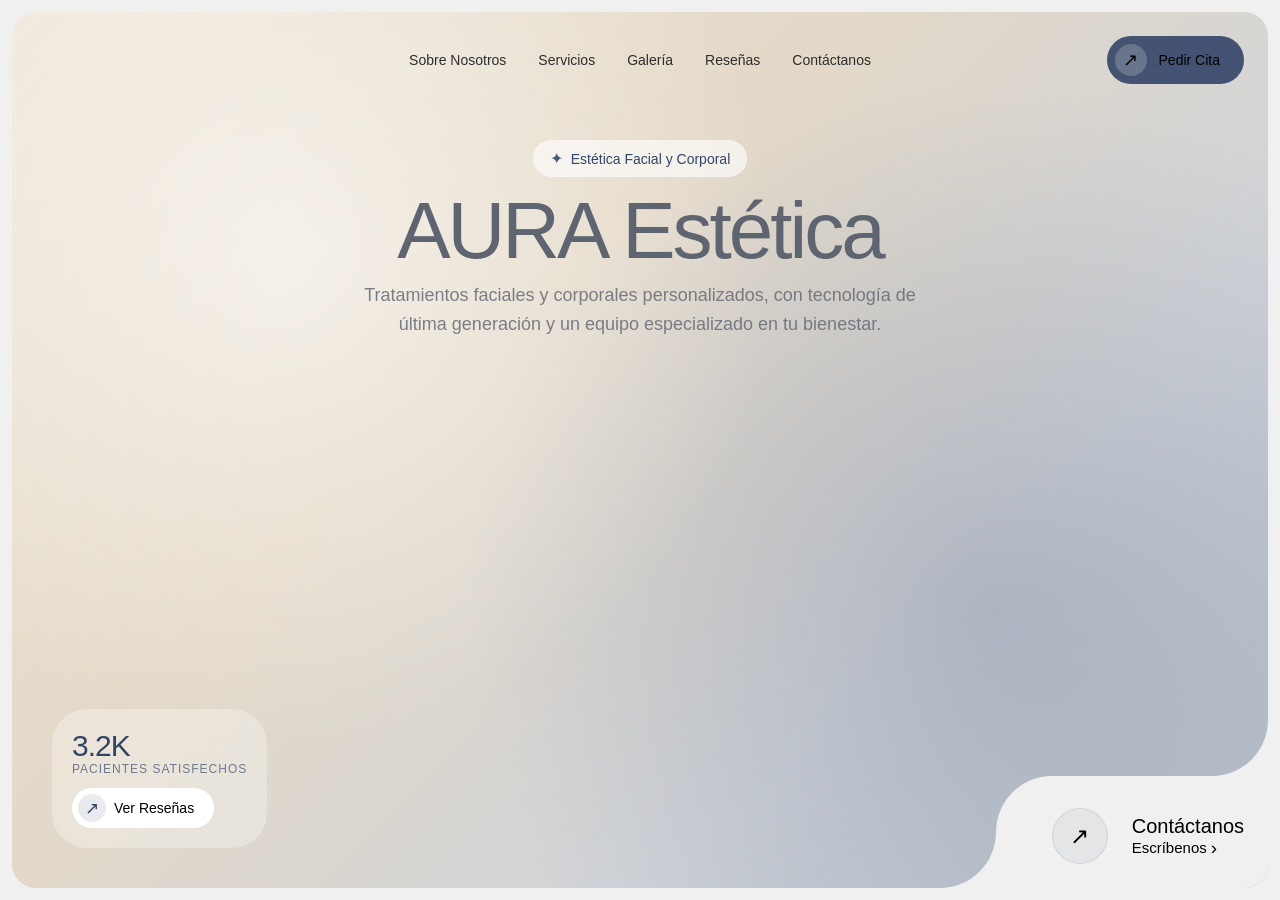
<file: index (8).html>
<!DOCTYPE html>
<html lang="en">
<head>
  <meta charset="UTF-8" />
  <meta name="viewport" content="width=device-width, initial-scale=1.0" />
  <title>AURA Estética — Belleza Natural, Resultados Reales</title>
  <meta name="description" content="AURA Estética: clínica de estética facial y corporal en Madrid. Tratamientos personalizados con tecnología de última generación." />
  <link rel="stylesheet" href="styles.css" />
</head>
<body>
  <main class="main">
    <div class="hero-wrapper">
      <section class="hero">
        <div class="hero-video hero-bg-photo" role="img" aria-label="Interior de la clínica AURA Estética"></div>

        <div class="content-layer">
          <nav class="navbar">
            <div class="nav-spacer"></div>

            <ul class="nav-menu">
              <li><a href="about.html">Sobre Nosotros</a></li>
              <li><a href="servicios.html">Servicios</a></li>
              <li><a href="galeria.html">Galería</a></li>
              <li><a href="resenas.html">Reseñas</a></li>
              <li><a href="contacto.html">Contáctanos</a></li>
            </ul>

            <div class="mobile-logo">AURA</div>

            <div class="nav-action">
              <a href="contacto.html" class="demo-button">
                <span class="button-icon">↗</span>
                <span>Pedir Cita</span>
              </a>
            </div>
          </nav>

          <div class="text-container">
            <div class="hero-badge">
              <span class="sparkle">✦</span>
              <span>Estética Facial y Corporal</span>
            </div>

            <h1 class="hero-title">AURA Estética</h1>

            <p class="hero-description">
              Tratamientos faciales y corporales personalizados, con tecnología
              de última generación y un equipo especializado en tu bienestar.
            </p>
          </div>

          <div class="bottom-left-card">
            <div class="stats">
              <span class="stat-number">3.2K</span>
              <span class="stat-label">Pacientes Satisfechos</span>
            </div>

            <a href="resenas.html" class="discord-button">
              <span class="small-icon">↗</span>
              <span>Ver Reseñas</span>
            </a>
          </div>

          <div class="bottom-right-corner">
            <div class="top-mask">
              <svg viewBox="0 0 56 56" fill="none">
                <path d="M56 56V0C56 30.9279 30.9279 56 0 56H56Z" fill="#f0f0f0"/>
              </svg>
            </div>

            <div class="left-mask">
              <svg viewBox="0 0 56 56" fill="none">
                <path d="M56 56H0C30.9279 56 56 30.9279 56 0V56Z" fill="#f0f0f0"/>
              </svg>
            </div>

            <a href="contacto.html" class="doc-icon">↗</a>

            <div class="doc-info">
              <span class="doc-title">Contáctanos</span>
              <a href="contacto.html" class="library">
                <span>Escríbenos</span>
                <span class="chevron">›</span>
              </a>
            </div>
          </div>
        </div>
      </section>
    </div>
  </main>

  <script src="script.js"></script>
</body>
</html>
</file>
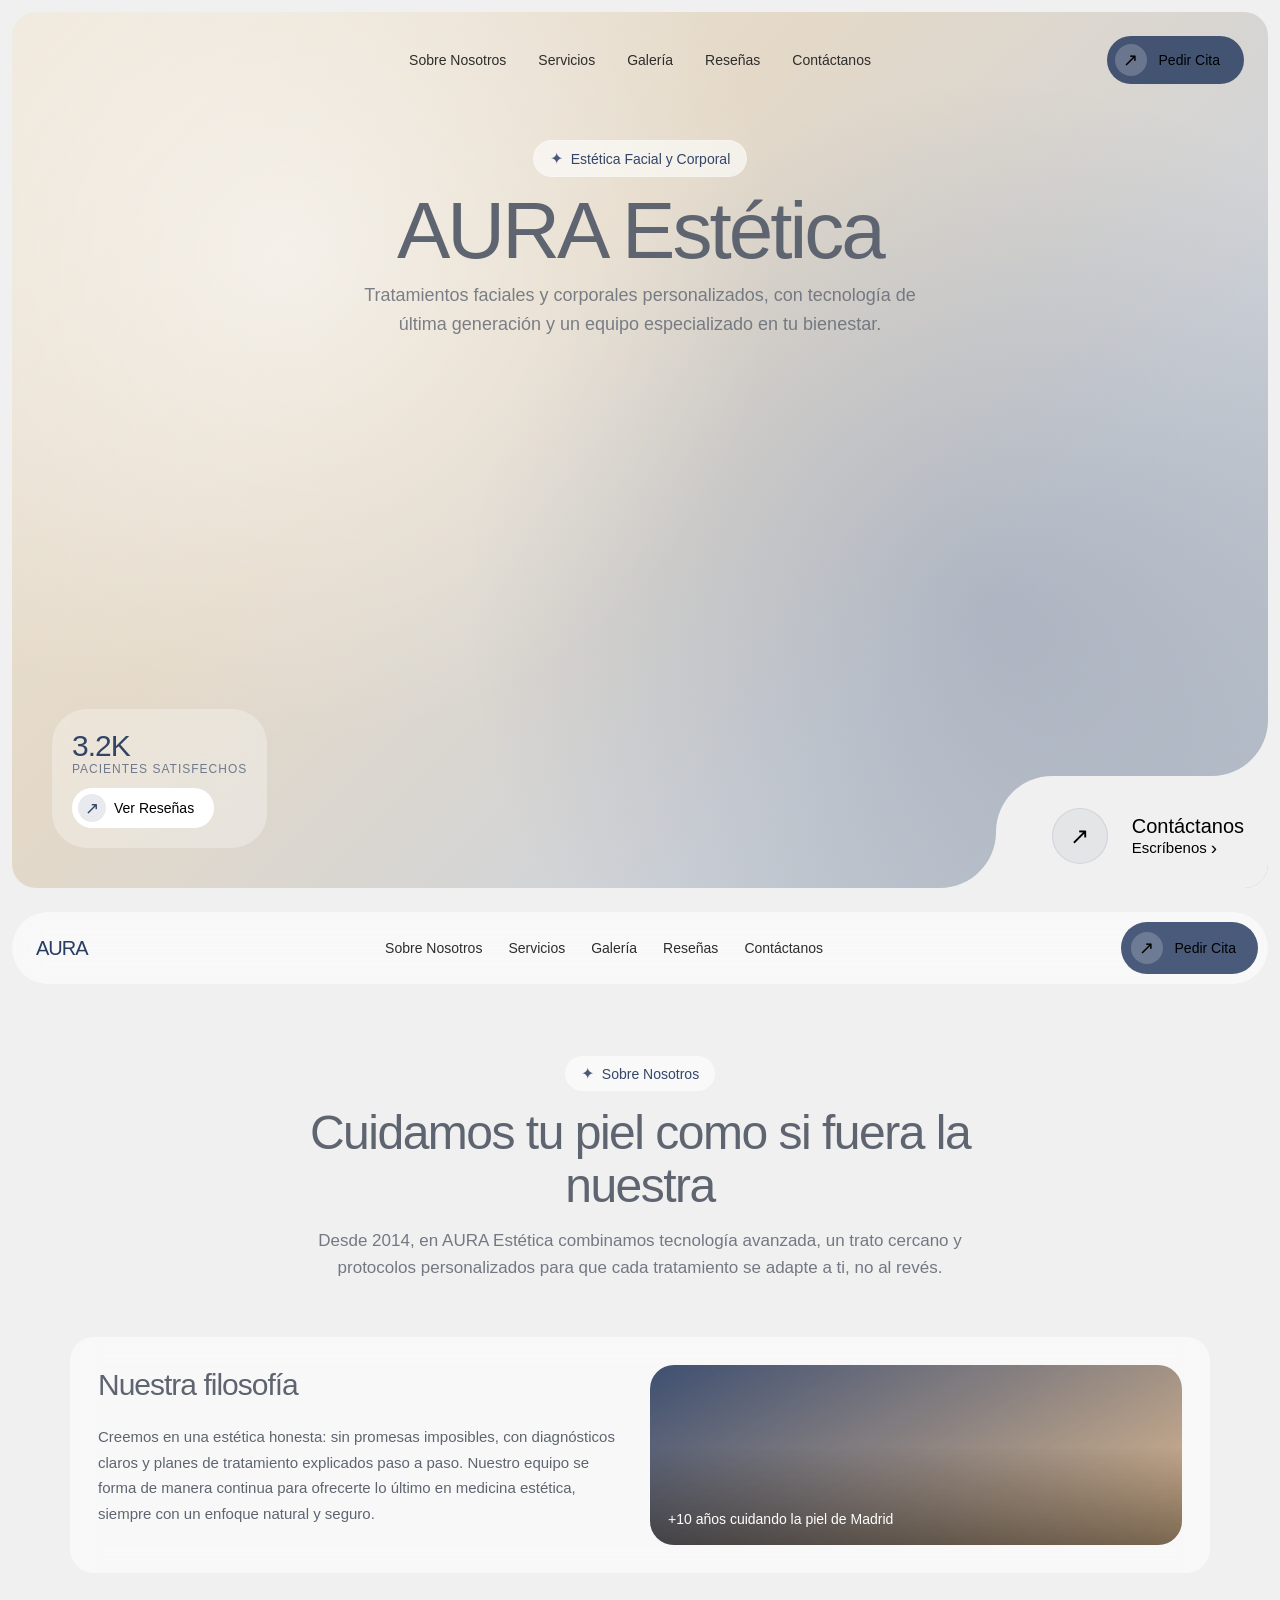
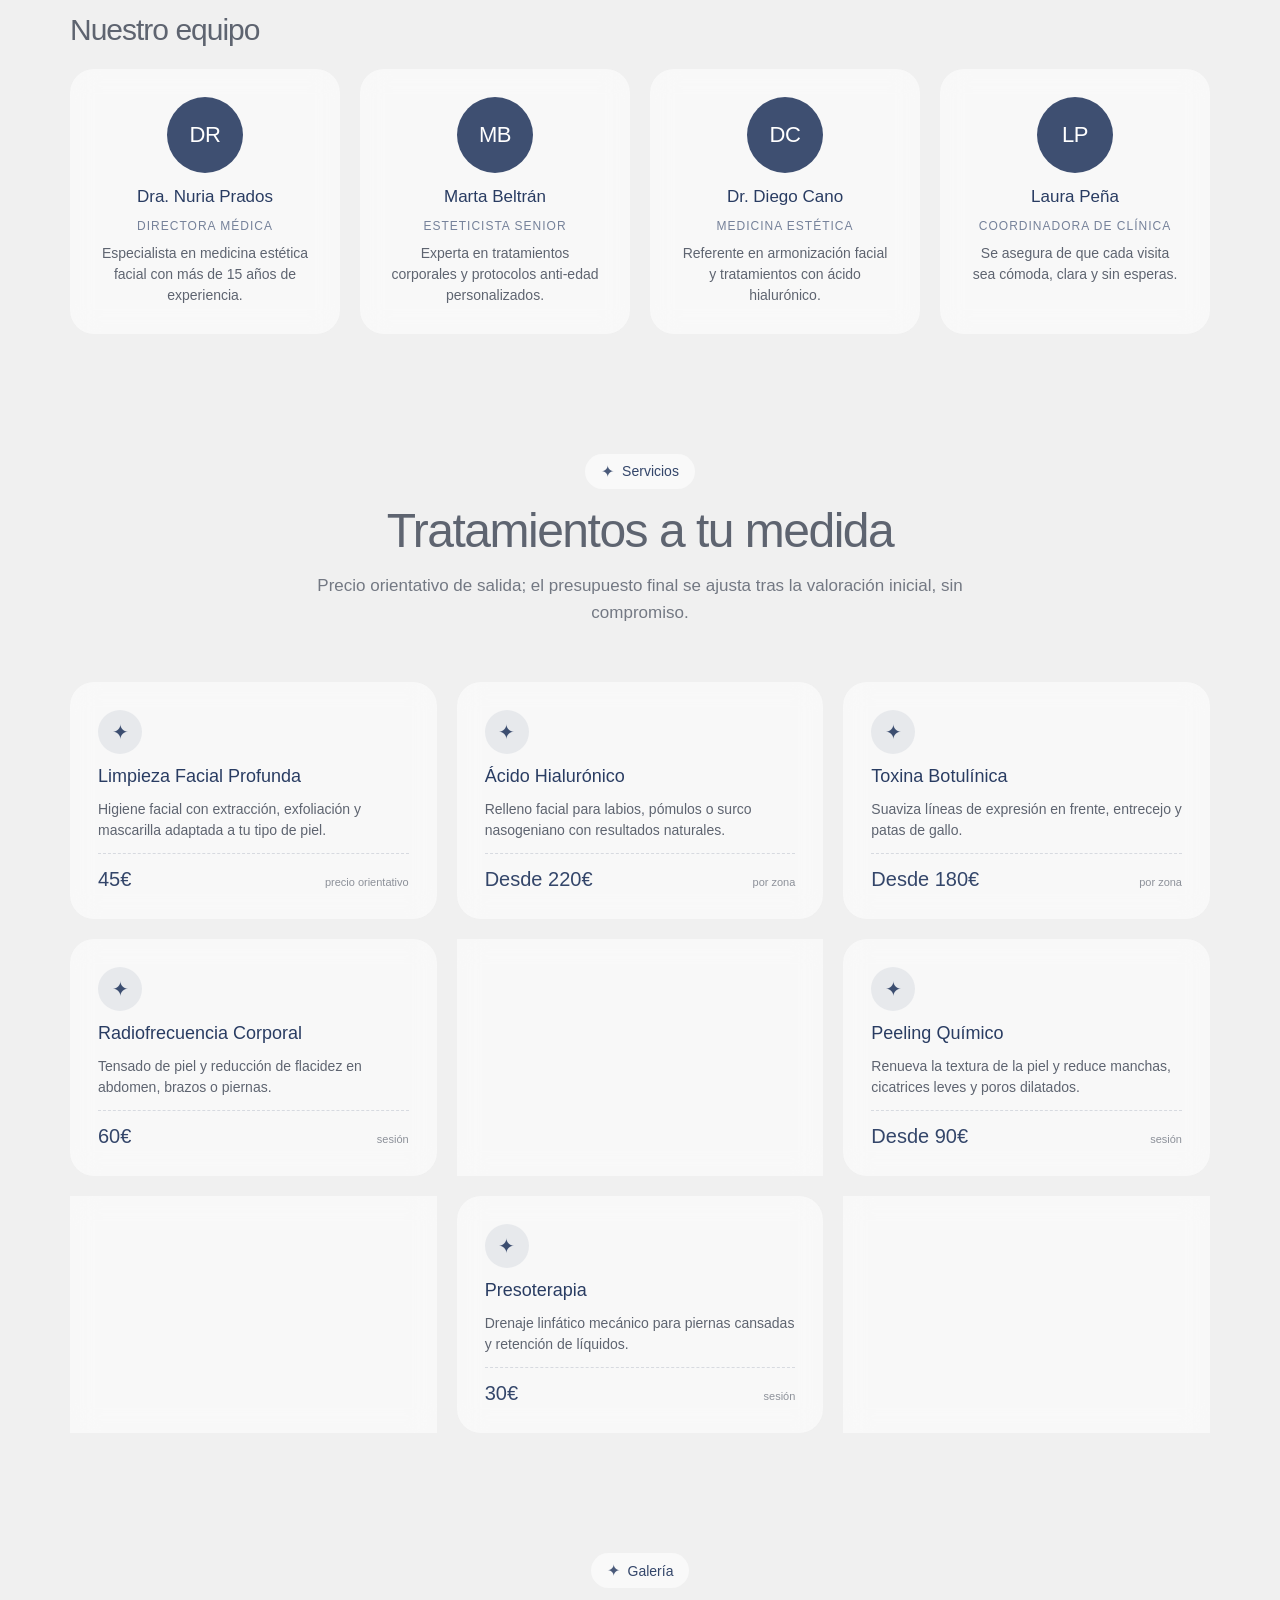
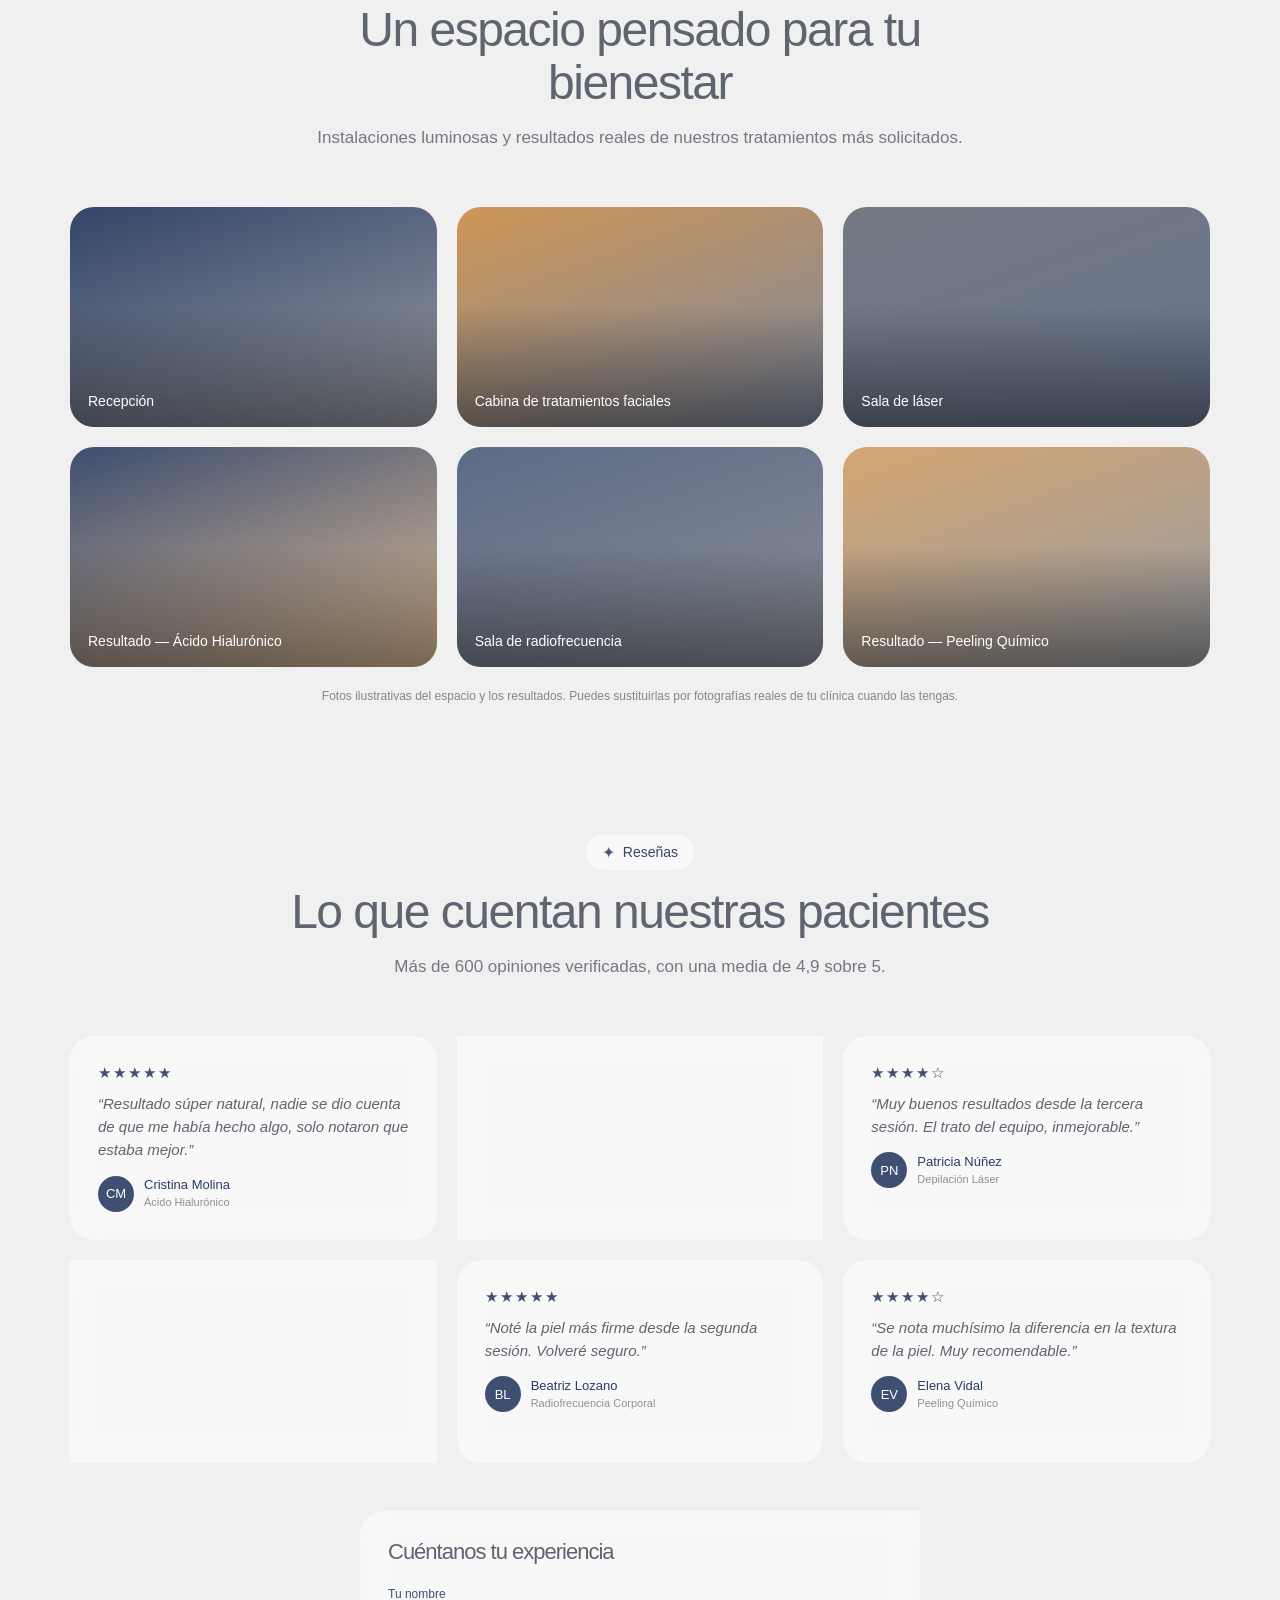
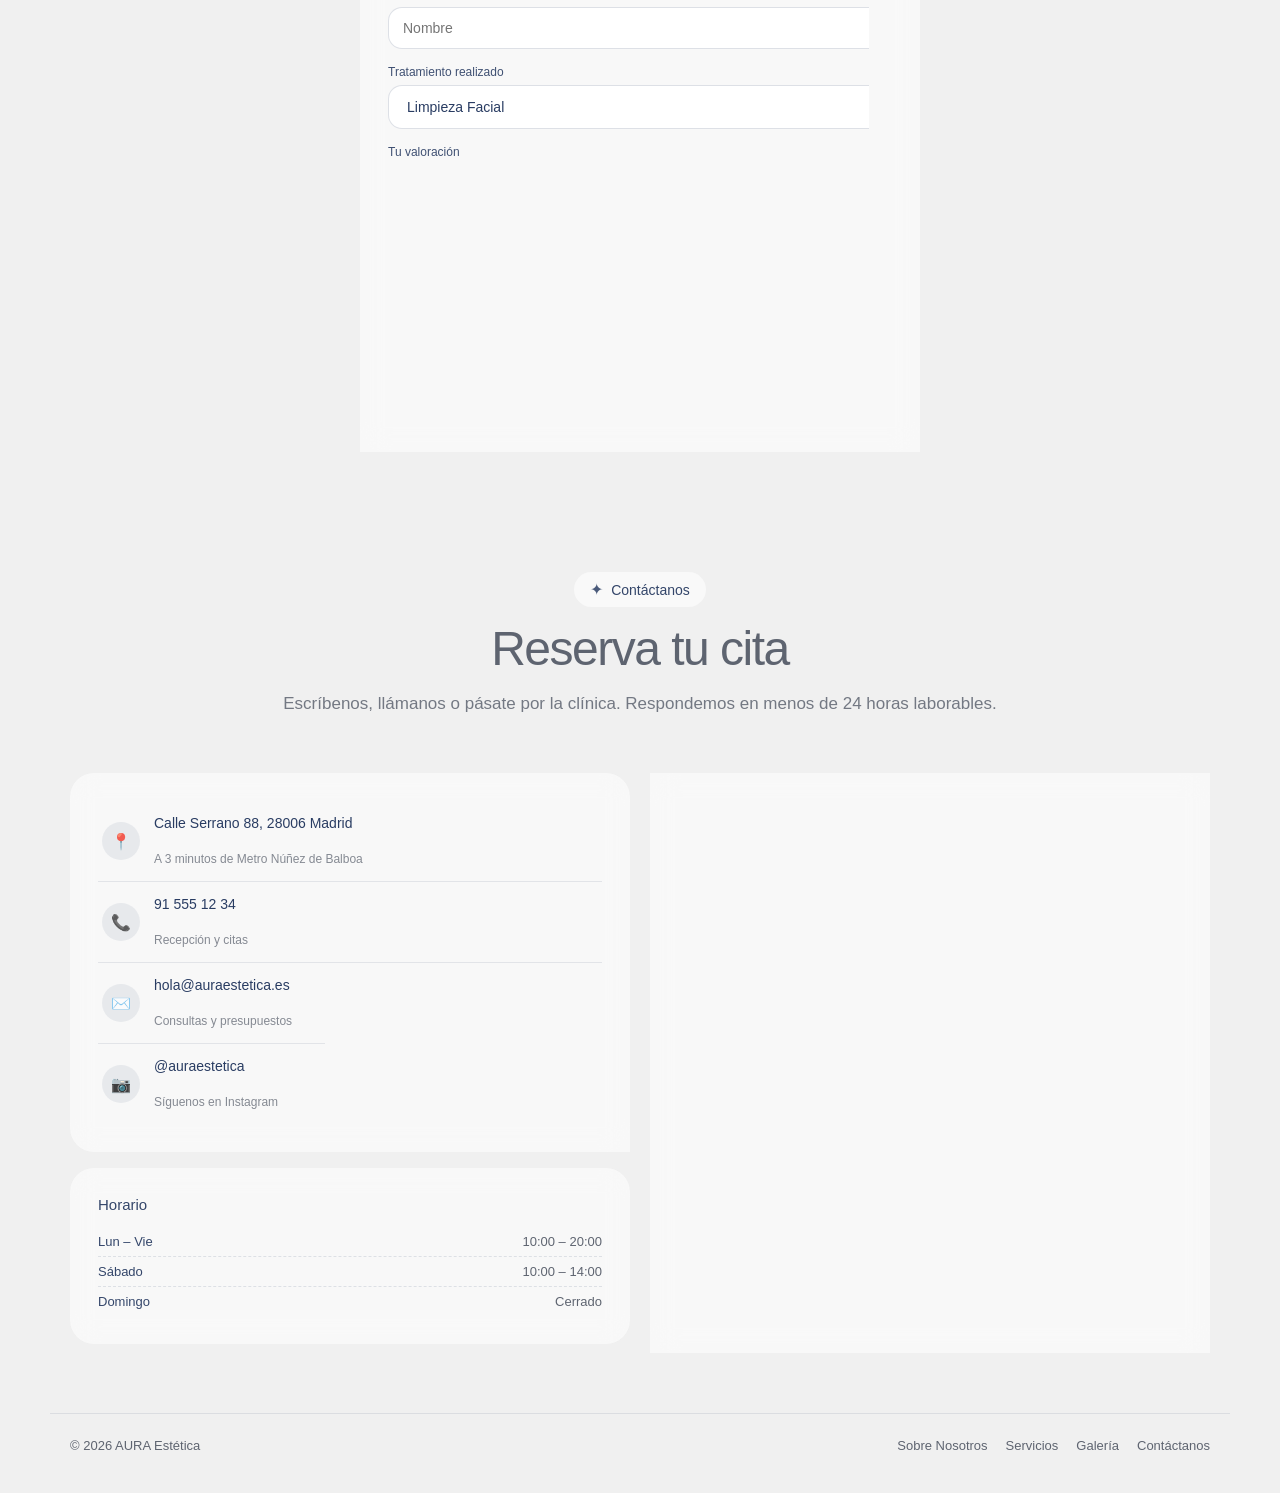
<file: index (9).html>
<!DOCTYPE html>
<html lang="es">
<head>
  <meta charset="UTF-8" />
  <meta name="viewport" content="width=device-width, initial-scale=1.0" />
  <title>AURA Estética — Belleza Natural, Resultados Reales</title>
  <meta name="description" content="AURA Estética: clínica de estética facial y corporal en Madrid. Tratamientos personalizados con tecnología de última generación." />
  <link rel="stylesheet" href="styles.css" />
</head>
<body>
  <main class="main">
    <div class="hero-wrapper" id="top">
      <section class="hero">
        <div class="hero-video hero-bg-photo" role="img" aria-label="Interior de la clínica AURA Estética"></div>

        <div class="content-layer">
          <nav class="navbar">
            <div class="nav-spacer"></div>

            <ul class="nav-menu">
              <li><a href="#nosotros">Sobre Nosotros</a></li>
              <li><a href="#servicios">Servicios</a></li>
              <li><a href="#galeria">Galería</a></li>
              <li><a href="#resenas">Reseñas</a></li>
              <li><a href="#contacto">Contáctanos</a></li>
            </ul>

            <div class="mobile-logo">AURA</div>

            <div class="nav-action">
              <a href="#contacto" class="demo-button">
                <span class="button-icon">↗</span>
                <span>Pedir Cita</span>
              </a>
            </div>
          </nav>

          <div class="text-container">
            <div class="hero-badge">
              <span class="sparkle">✦</span>
              <span>Estética Facial y Corporal</span>
            </div>

            <h1 class="hero-title">AURA Estética</h1>

            <p class="hero-description">
              Tratamientos faciales y corporales personalizados, con tecnología
              de última generación y un equipo especializado en tu bienestar.
            </p>
          </div>

          <div class="bottom-left-card">
            <div class="stats">
              <span class="stat-number">3.2K</span>
              <span class="stat-label">Pacientes Satisfechos</span>
            </div>

            <a href="#resenas" class="discord-button">
              <span class="small-icon">↗</span>
              <span>Ver Reseñas</span>
            </a>
          </div>

          <div class="bottom-right-corner">
            <div class="top-mask">
              <svg viewBox="0 0 56 56" fill="none">
                <path d="M56 56V0C56 30.9279 30.9279 56 0 56H56Z" fill="#f0f0f0"/>
              </svg>
            </div>

            <div class="left-mask">
              <svg viewBox="0 0 56 56" fill="none">
                <path d="M56 56H0C30.9279 56 56 30.9279 56 0V56Z" fill="#f0f0f0"/>
              </svg>
            </div>

            <a href="#contacto" class="doc-icon">↗</a>

            <div class="doc-info">
              <span class="doc-title">Contáctanos</span>
              <a href="#contacto" class="library">
                <span>Escríbenos</span>
                <span class="chevron">›</span>
              </a>
            </div>
          </div>
        </div>
      </section>
    </div>
  </main>

  <div class="page-nav-wrap">
    <nav class="page-nav">
      <a href="#top" class="brand">AURA</a>
      <ul>
        <li><a href="#nosotros">Sobre Nosotros</a></li>
        <li><a href="#servicios">Servicios</a></li>
        <li><a href="#galeria">Galería</a></li>
        <li><a href="#resenas">Reseñas</a></li>
        <li><a href="#contacto">Contáctanos</a></li>
      </ul>
      <a href="#contacto" class="demo-button">
        <span class="button-icon">↗</span>
        <span>Pedir Cita</span>
      </a>
    </nav>
  </div>

  <!-- ============ SOBRE NOSOTROS ============ -->
  <section id="nosotros" class="content-shell">
    <div class="page-hero">
      <span class="eyebrow"><span class="sparkle">✦</span> Sobre Nosotros</span>
      <h1>Cuidamos tu piel como si fuera la nuestra</h1>
      <p>Desde 2014, en AURA Estética combinamos tecnología avanzada, un trato cercano y protocolos personalizados para que cada tratamiento se adapte a ti, no al revés.</p>
    </div>

    <div class="card" style="margin-bottom:40px;">
      <div class="grid-2" style="align-items:center;">
        <div>
          <h2 class="section-title">Nuestra filosofía</h2>
          <p style="color:#5E6470; line-height:1.7; font-size:15px;">
            Creemos en una estética honesta: sin promesas imposibles, con diagnósticos claros
            y planes de tratamiento explicados paso a paso. Nuestro equipo se forma de manera
            continua para ofrecerte lo último en medicina estética, siempre con un enfoque
            natural y seguro.
          </p>
        </div>
        <div class="photo-tile" style="min-height:180px; --tile-bg:linear-gradient(150deg, rgba(30,50,90,.85), rgba(200,134,59,.55));">
          <span>+10 años cuidando la piel de Madrid</span>
        </div>
      </div>
    </div>

    <h2 class="section-title">Nuestro equipo</h2>
    <div class="grid-4">
      <div class="card team-card">
        <div class="team-avatar">DR</div>
        <h3>Dra. Nuria Prados</h3>
        <p class="role">Directora médica</p>
        <p class="bio">Especialista en medicina estética facial con más de 15 años de experiencia.</p>
      </div>
      <div class="card team-card">
        <div class="team-avatar">MB</div>
        <h3>Marta Beltrán</h3>
        <p class="role">Esteticista senior</p>
        <p class="bio">Experta en tratamientos corporales y protocolos anti-edad personalizados.</p>
      </div>
      <div class="card team-card">
        <div class="team-avatar">DC</div>
        <h3>Dr. Diego Cano</h3>
        <p class="role">Medicina estética</p>
        <p class="bio">Referente en armonización facial y tratamientos con ácido hialurónico.</p>
      </div>
      <div class="card team-card">
        <div class="team-avatar">LP</div>
        <h3>Laura Peña</h3>
        <p class="role">Coordinadora de clínica</p>
        <p class="bio">Se asegura de que cada visita sea cómoda, clara y sin esperas.</p>
      </div>
    </div>
  </section>

  <!-- ============ SERVICIOS ============ -->
  <section id="servicios" class="content-shell">
    <div class="page-hero">
      <span class="eyebrow"><span class="sparkle">✦</span> Servicios</span>
      <h1>Tratamientos a tu medida</h1>
      <p>Precio orientativo de salida; el presupuesto final se ajusta tras la valoración inicial, sin compromiso.</p>
    </div>

    <div class="grid-3">
      <div class="card service-card">
        <div class="service-icon">✦</div>
        <h3>Limpieza Facial Profunda</h3>
        <p>Higiene facial con extracción, exfoliación y mascarilla adaptada a tu tipo de piel.</p>
        <div class="service-price"><span class="value">45€</span><span class="label">precio orientativo</span></div>
      </div>
      <div class="card service-card">
        <div class="service-icon">✦</div>
        <h3>Ácido Hialurónico</h3>
        <p>Relleno facial para labios, pómulos o surco nasogeniano con resultados naturales.</p>
        <div class="service-price"><span class="value">Desde 220€</span><span class="label">por zona</span></div>
      </div>
      <div class="card service-card">
        <div class="service-icon">✦</div>
        <h3>Toxina Botulínica</h3>
        <p>Suaviza líneas de expresión en frente, entrecejo y patas de gallo.</p>
        <div class="service-price"><span class="value">Desde 180€</span><span class="label">por zona</span></div>
      </div>
      <div class="card service-card">
        <div class="service-icon">✦</div>
        <h3>Radiofrecuencia Corporal</h3>
        <p>Tensado de piel y reducción de flacidez en abdomen, brazos o piernas.</p>
        <div class="service-price"><span class="value">60€</span><span class="label">sesión</span></div>
      </div>
      <div class="card service-card">
        <div class="service-icon">✦</div>
        <h3>Depilación Láser Diodo</h3>
        <p>Reducción progresiva del vello con tecnología de última generación, apta para todo tipo de piel.</p>
        <div class="service-price"><span class="value">Desde 35€</span><span class="label">por zona / sesión</span></div>
      </div>
      <div class="card service-card">
        <div class="service-icon">✦</div>
        <h3>Peeling Químico</h3>
        <p>Renueva la textura de la piel y reduce manchas, cicatrices leves y poros dilatados.</p>
        <div class="service-price"><span class="value">Desde 90€</span><span class="label">sesión</span></div>
      </div>
      <div class="card service-card">
        <div class="service-icon">✦</div>
        <h3>Mesoterapia Facial</h3>
        <p>Hidratación profunda y luminosidad con cócteles de vitaminas y ácido hialurónico.</p>
        <div class="service-price"><span class="value">75€</span><span class="label">sesión</span></div>
      </div>
      <div class="card service-card">
        <div class="service-icon">✦</div>
        <h3>Presoterapia</h3>
        <p>Drenaje linfático mecánico para piernas cansadas y retención de líquidos.</p>
        <div class="service-price"><span class="value">30€</span><span class="label">sesión</span></div>
      </div>
      <div class="card service-card">
        <div class="service-icon">✦</div>
        <h3>Diseño de Cejas y Pestañas</h3>
        <p>Lifting de pestañas, laminado de cejas y tinte para una mirada definida.</p>
        <div class="service-price"><span class="value">Desde 25€</span><span class="label">precio orientativo</span></div>
      </div>
    </div>
  </section>

  <!-- ============ GALERÍA ============ -->
  <section id="galeria" class="content-shell">
    <div class="page-hero">
      <span class="eyebrow"><span class="sparkle">✦</span> Galería</span>
      <h1>Un espacio pensado para tu bienestar</h1>
      <p>Instalaciones luminosas y resultados reales de nuestros tratamientos más solicitados.</p>
    </div>

    <div class="grid-3" style="grid-auto-rows:220px;">
      <div class="photo-tile" style="--tile-bg:linear-gradient(160deg, rgba(30,50,90,.9), rgba(94,100,112,.6));"><span>Recepción</span></div>
      <div class="photo-tile" style="--tile-bg:linear-gradient(160deg, rgba(200,134,59,.85), rgba(30,50,90,.55));"><span>Cabina de tratamientos faciales</span></div>
      <div class="photo-tile" style="--tile-bg:linear-gradient(160deg, rgba(94,100,112,.85), rgba(30,50,90,.65));"><span>Sala de láser</span></div>
      <div class="photo-tile" style="--tile-bg:linear-gradient(160deg, rgba(30,50,90,.85), rgba(200,134,59,.5));"><span>Resultado — Ácido Hialurónico</span></div>
      <div class="photo-tile" style="--tile-bg:linear-gradient(160deg, rgba(30,50,90,.7), rgba(94,100,112,.7));"><span>Sala de radiofrecuencia</span></div>
      <div class="photo-tile" style="--tile-bg:linear-gradient(160deg, rgba(200,134,59,.7), rgba(94,100,112,.6));"><span>Resultado — Peeling Químico</span></div>
    </div>

    <p class="form-note" style="margin-top:22px;">
      Fotos ilustrativas del espacio y los resultados. Puedes sustituirlas por fotografías reales de tu clínica cuando las tengas.
    </p>
  </section>

  <!-- ============ RESEÑAS ============ -->
  <section id="resenas" class="content-shell">
    <div class="page-hero">
      <span class="eyebrow"><span class="sparkle">✦</span> Reseñas</span>
      <h1>Lo que cuentan nuestras pacientes</h1>
      <p>Más de 600 opiniones verificadas, con una media de 4,9 sobre 5.</p>
    </div>

    <div class="grid-3" id="reviewsGrid" style="margin-bottom:48px;"></div>

    <div class="card" style="max-width:560px; margin:0 auto;">
      <h2 class="section-title" style="font-size:22px;">Cuéntanos tu experiencia</h2>
      <form id="reviewForm" class="review-form" novalidate>
        <label for="rName">Tu nombre</label>
        <input id="rName" type="text" placeholder="Nombre" required>
        <span class="field-error">Cuéntanos cómo te llamas.</span>

        <label for="rTreatment">Tratamiento realizado</label>
        <select id="rTreatment">
          <option>Limpieza Facial</option>
          <option>Ácido Hialurónico</option>
          <option>Toxina Botulínica</option>
          <option>Radiofrecuencia Corporal</option>
          <option>Depilación Láser</option>
          <option>Peeling Químico</option>
          <option>Otro</option>
        </select>

        <label>Tu valoración</label>
        <div class="star-picker" id="starPicker">
          <button type="button" data-star="1">★</button>
          <button type="button" data-star="2">★</button>
          <button type="button" data-star="3">★</button>
          <button type="button" data-star="4">★</button>
          <button type="button" data-star="5">★</button>
        </div>

        <label for="rQuote">Tu opinión</label>
        <textarea id="rQuote" placeholder="Cuéntanos qué tal fue tu experiencia" required></textarea>
        <span class="field-error">Añade un breve comentario.</span>

        <button type="submit" class="submit-btn" style="width:100%;">Publicar reseña</button>
        <p class="form-note" id="reviewFormNote">Tu reseña se publicará al momento en esta página.</p>
      </form>
    </div>
  </section>

  <!-- ============ CONTÁCTANOS ============ -->
  <section id="contacto" class="content-shell">
    <div class="page-hero">
      <span class="eyebrow"><span class="sparkle">✦</span> Contáctanos</span>
      <h1>Reserva tu cita</h1>
      <p>Escríbenos, llámanos o pásate por la clínica. Respondemos en menos de 24 horas laborables.</p>
    </div>

    <div class="grid-2">
      <div>
        <div class="card" style="margin-bottom:16px;">
          <a class="info-row" href="https://maps.google.com/?q=Calle+Serrano+88,+28006+Madrid" target="_blank" rel="noopener">
            <span class="info-icon">📍</span>
            <span><strong>Calle Serrano 88, 28006 Madrid</strong><br><small>A 3 minutos de Metro Núñez de Balboa</small></span>
          </a>
          <a class="info-row" href="tel:+34915551234">
            <span class="info-icon">📞</span>
            <span><strong>91 555 12 34</strong><br><small>Recepción y citas</small></span>
          </a>
          <a class="info-row" href="mailto:hola@auraestetica.es">
            <span class="info-icon">✉️</span>
            <span><strong>hola@auraestetica.es</strong><br><small>Consultas y presupuestos</small></span>
          </a>
          <a class="info-row" href="https://instagram.com/auraestetica" target="_blank" rel="noopener">
            <span class="info-icon">📷</span>
            <span><strong>@auraestetica</strong><br><small>Síguenos en Instagram</small></span>
          </a>
        </div>

        <div class="card">
          <h3 style="margin:0 0 14px; font-size:15px; color:rgba(30,50,90,.9); font-weight:400;">Horario</h3>
          <div class="hours-row"><span>Lun – Vie</span><span>10:00 – 20:00</span></div>
          <div class="hours-row"><span>Sábado</span><span>10:00 – 14:00</span></div>
          <div class="hours-row"><span>Domingo</span><span>Cerrado</span></div>
        </div>
      </div>

      <form id="contactForm" class="card review-form" novalidate>
        <label for="fName">Nombre</label>
        <input id="fName" type="text" placeholder="Tu nombre" required>
        <span class="field-error">Cuéntanos cómo te llamas.</span>

        <label for="fEmail">Correo electrónico</label>
        <input id="fEmail" type="email" placeholder="tucorreo@ejemplo.com" required>
        <span class="field-error">Escribe un correo válido.</span>

        <label for="fPhone">Teléfono</label>
        <input id="fPhone" type="tel" placeholder="600 000 000">

        <label for="fReason">Motivo de la consulta</label>
        <select id="fReason">
          <option>Tratamiento facial</option>
          <option>Tratamiento corporal</option>
          <option>Depilación láser</option>
          <option>Medicina estética</option>
          <option>Otro</option>
        </select>

        <label for="fMessage">Mensaje</label>
        <textarea id="fMessage" placeholder="Cuéntanos brevemente qué necesitas" required></textarea>
        <span class="field-error">Añade un breve mensaje.</span>

        <button type="submit" class="submit-btn" style="width:100%;">
          <span id="submitLabel">Enviar mensaje</span>
        </button>
        <p class="form-note" id="formNote">Se abrirá tu aplicación de correo con el mensaje ya redactado hacia hola@auraestetica.es.</p>
      </form>
    </div>
  </section>

  <footer class="page-footer" style="max-width:1180px; margin:0 auto 40px;">
    <span>© <span id="year"></span> AURA Estética</span>
    <nav style="display:flex; gap:18px;">
      <a href="#nosotros">Sobre Nosotros</a>
      <a href="#servicios">Servicios</a>
      <a href="#galeria">Galería</a>
      <a href="#contacto">Contáctanos</a>
    </nav>
  </footer>

  <script src="script.js"></script>
</body>
</html>
</file>
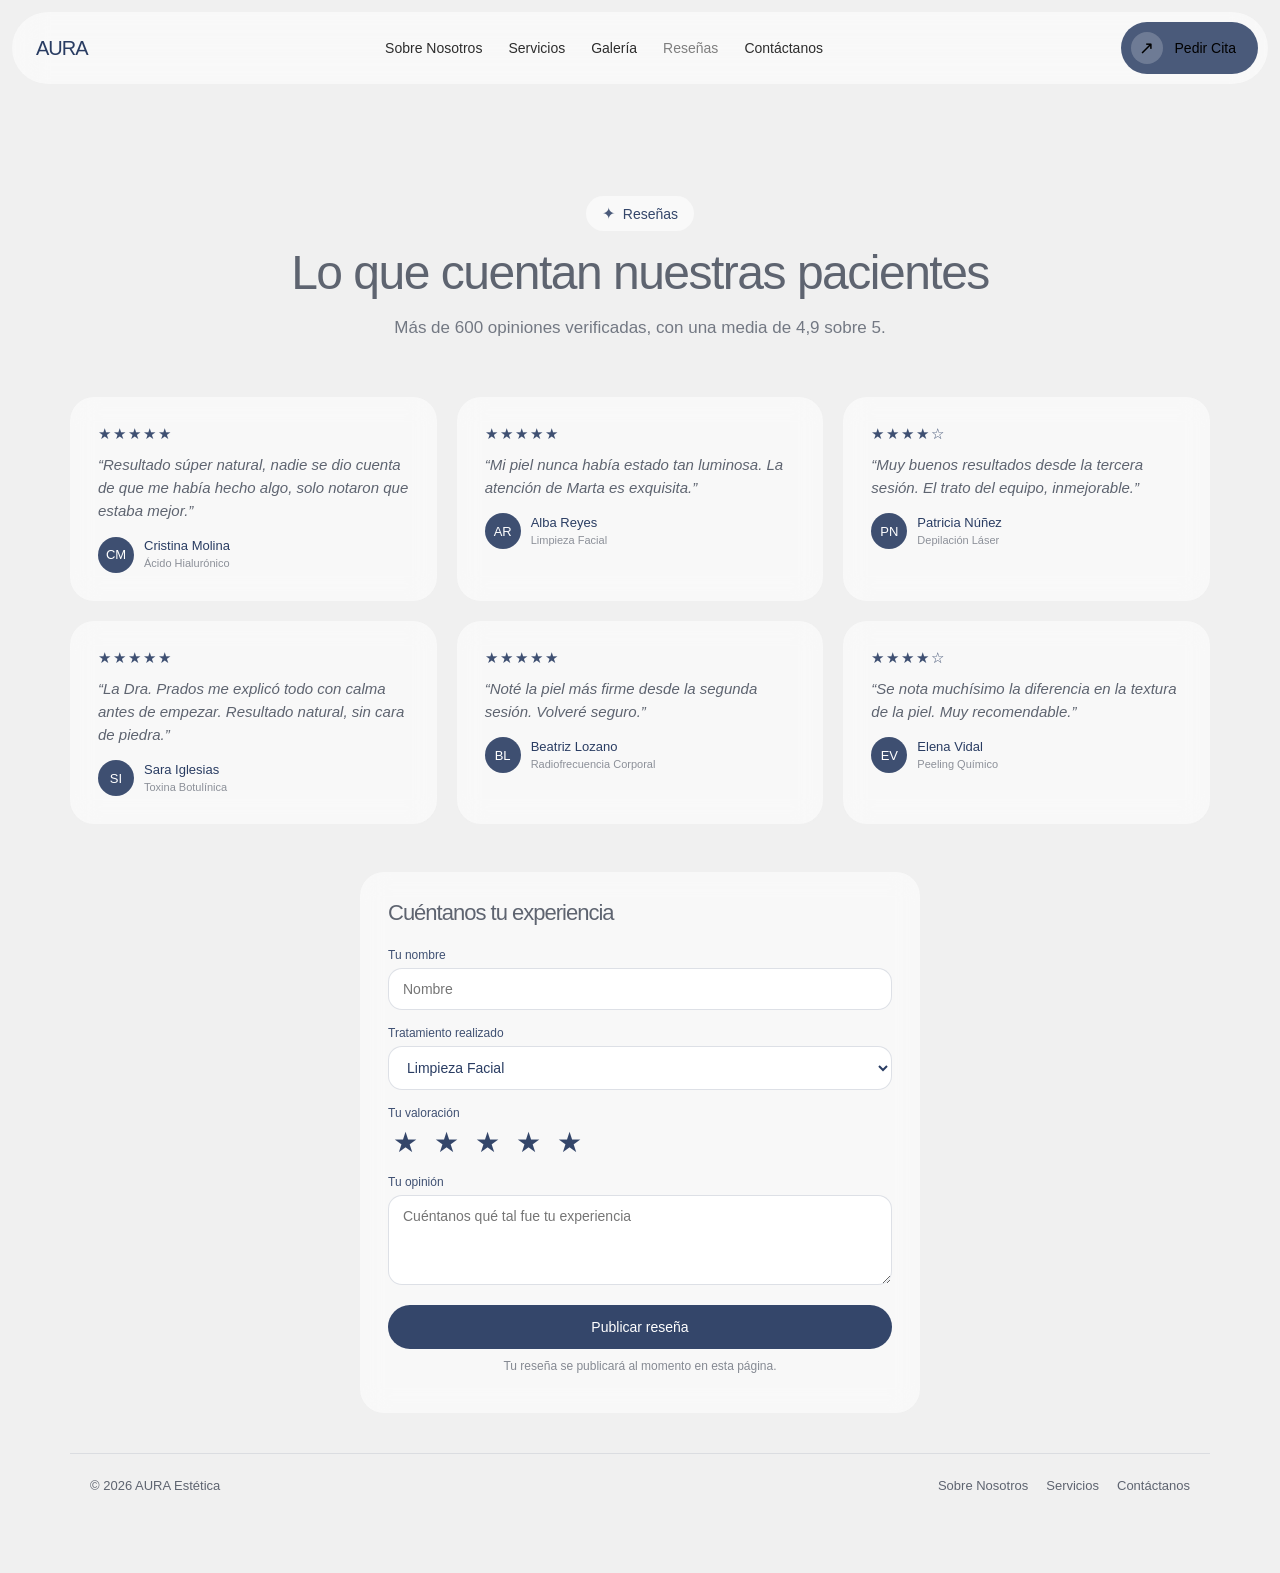
<file: resenas.html>
<!DOCTYPE html>
<html lang="es">
<head>
<meta charset="UTF-8">
<meta name="viewport" content="width=device-width, initial-scale=1.0">
<title>Reseñas — AURA Estética</title>
<meta name="description" content="Opiniones de pacientes de AURA Estética.">
<link rel="stylesheet" href="styles.css">
</head>
<body>

<div class="page-nav-wrap">
  <nav class="page-nav">
    <a href="index.html" class="brand">AURA</a>
    <ul>
      <li><a href="about.html">Sobre Nosotros</a></li>
      <li><a href="servicios.html">Servicios</a></li>
      <li><a href="galeria.html">Galería</a></li>
      <li><a href="resenas.html" class="active">Reseñas</a></li>
      <li><a href="contacto.html">Contáctanos</a></li>
    </ul>
    <a href="contacto.html" class="demo-button">
      <span class="button-icon">↗</span>
      <span>Pedir Cita</span>
    </a>
  </nav>
</div>

<div class="page-shell">

  <div class="page-hero">
    <span class="eyebrow"><span class="sparkle">✦</span> Reseñas</span>
    <h1>Lo que cuentan nuestras pacientes</h1>
    <p>Más de 600 opiniones verificadas, con una media de 4,9 sobre 5.</p>
  </div>

  <div class="grid-3" id="reviewsGrid" style="margin-bottom:48px;"></div>

  <div class="card" style="max-width:560px; margin:0 auto;">
    <h2 class="section-title" style="font-size:22px;">Cuéntanos tu experiencia</h2>
    <form id="reviewForm" class="review-form" novalidate>
      <label for="rName">Tu nombre</label>
      <input id="rName" type="text" placeholder="Nombre" required>
      <span class="field-error">Cuéntanos cómo te llamas.</span>

      <label for="rTreatment">Tratamiento realizado</label>
      <select id="rTreatment">
        <option>Limpieza Facial</option>
        <option>Ácido Hialurónico</option>
        <option>Toxina Botulínica</option>
        <option>Radiofrecuencia Corporal</option>
        <option>Depilación Láser</option>
        <option>Peeling Químico</option>
        <option>Otro</option>
      </select>

      <label>Tu valoración</label>
      <div class="star-picker" id="starPicker">
        <button type="button" data-star="1">★</button>
        <button type="button" data-star="2">★</button>
        <button type="button" data-star="3">★</button>
        <button type="button" data-star="4">★</button>
        <button type="button" data-star="5">★</button>
      </div>

      <label for="rQuote">Tu opinión</label>
      <textarea id="rQuote" placeholder="Cuéntanos qué tal fue tu experiencia" required></textarea>
      <span class="field-error">Añade un breve comentario.</span>

      <button type="submit" class="submit-btn" style="width:100%;">Publicar reseña</button>
      <p class="form-note" id="formNote">Tu reseña se publicará al momento en esta página.</p>
    </form>
  </div>

  <div class="page-footer">
    <span>© <span id="year"></span> AURA Estética</span>
    <nav style="display:flex; gap:18px;">
      <a href="about.html">Sobre Nosotros</a>
      <a href="servicios.html">Servicios</a>
      <a href="contacto.html">Contáctanos</a>
    </nav>
  </div>
</div>

<script src="script.js"></script>
</body>
</html>
</file>
<file: styles.css>
@font-face {
  font-family: "Helvetica Regular";
  src: url("https://db.onlinewebfonts.com/t/a64ff11d2c24584c767f6257e880dc65.eot");
  src: url("https://db.onlinewebfonts.com/t/a64ff11d2c24584c767f6257e880dc65.eot?#iefix") format("embedded-opentype"),
       url("https://db.onlinewebfonts.com/t/a64ff11d2c24584c767f6257e880dc65.woff2") format("woff2"),
       url("https://db.onlinewebfonts.com/t/a64ff11d2c24584c767f6257e880dc65.woff") format("woff"),
       url("https://db.onlinewebfonts.com/t/a64ff11d2c24584c767f6257e880dc65.ttf") format("truetype"),
       url("https://db.onlinewebfonts.com/t/a64ff11d2c24584c767f6257e880dc65.svg#Helvetica Regular") format("svg");
}

:root {
  font-family: "Helvetica Regular", Helvetica, Arial, sans-serif;
}

* {
  box-sizing: border-box;
}

html,
body {
  margin: 0;
  width: 100%;
  min-height: 100%;
}

body {
  overflow-x: hidden;
  background: #f0f0f0;
}

button {
  font-family: inherit;
  border: 0;
  cursor: pointer;
}

.main {
  min-height: 100vh;
  background: #f0f0f0;
}

.hero-wrapper {
  width: 100%;
  height: 100vh;
  min-height: 600px;
  display: flex;
  align-items: center;
  justify-content: center;
  padding: 12px;
  background: #f0f0f0;
}

.hero {
  position: relative;
  width: 100%;
  max-width: 1536px;
  height: 100%;
  overflow: hidden;
  border-radius: 24px;
  display: flex;
  flex-direction: column;
  align-items: center;
  background: rgba(255,255,255,.1);
}

.hero-video {
  position: absolute;
  inset: 0;
  z-index: 0;
  width: 100%;
  height: 100%;
  object-fit: cover;
  object-position: 65% center;
}

.content-layer {
  position: relative;
  z-index: 10;
  width: 100%;
  height: 100%;
  display: flex;
  flex-direction: column;
  align-items: center;
}

.navbar {
  width: 100%;
  position: relative;
  z-index: 10;
  display: flex;
  align-items: center;
  justify-content: space-between;
  padding: 24px;
}

.nav-spacer {
  flex: 1;
}

.nav-menu {
  display: flex;
  align-items: center;
  gap: 32px;
  margin: 0;
  padding: 0;
  list-style: none;
  color: rgb(45,45,45);
  font-size: 14px;
  font-weight: 400;
}

.nav-menu li {
  display: flex;
  align-items: center;
  gap: 4px;
  cursor: pointer;
  transition: opacity .2s ease;
}

.nav-menu li:hover {
  opacity: .7;
}

.chevron {
  font-size: 19px;
  line-height: 1;
  transition: transform .2s ease;
}

.nav-menu li:hover .chevron {
  transform: translateX(2px);
}

.mobile-logo {
  display: none;
  color: rgba(30,50,90,.9);
  font-size: 20px;
  letter-spacing: -1.5px;
}

.nav-action {
  flex: 1;
  display: flex;
  justify-content: flex-end;
}

.demo-button {
  display: flex;
  align-items: center;
  gap: 12px;
  padding: 8px 24px 8px 8px;
  border-radius: 999px;
  background: rgba(30,50,90,.8);
  color: white;
  font-size: 14px;
  transition: transform .2s ease, background .2s ease;
}

.demo-button:hover {
  transform: scale(1.02);
  background: rgba(30,50,90,1);
}

.demo-button:active {
  transform: scale(.98);
}

.button-icon {
  width: 32px;
  height: 32px;
  border-radius: 50%;
  display: flex;
  align-items: center;
  justify-content: center;
  background: rgba(255,255,255,.2);
  font-size: 18px;
}

.text-container {
  width: 100%;
  max-width: 896px;
  padding: 32px 24px 0;
  display: flex;
  flex-direction: column;
  align-items: center;
  text-align: center;
}

.hero-badge {
  display: flex;
  align-items: center;
  gap: 8px;
  width: fit-content;
  margin: 0 auto 12px;
  padding: 8px 16px;
  border-radius: 999px;
  background: rgba(255,255,255,.6);
  backdrop-filter: blur(12px);
  -webkit-backdrop-filter: blur(12px);
  border: 1px solid rgba(255,255,255,.2);
  color: rgba(30,50,90,.9);
  font-size: 14px;
  opacity: 0;
  transform: translateY(20px);
}

.sparkle {
  color: rgba(30,50,90,.8);
  font-size: 16px;
}

.hero-title {
  margin: 0 0 8px;
  color: #5E6470;
  font-size: 80px;
  line-height: 1.05;
  font-weight: 400;
  letter-spacing: -3px;
  opacity: 0;
  transform: scale(.98);
}

.hero-description {
  max-width: 576px;
  margin: 0;
  color: #5E6470;
  opacity: 0;
  font-size: 18px;
  line-height: 1.6;
  font-weight: 400;
}

.bottom-left-card {
  position: absolute;
  left: 40px;
  bottom: 40px;
  min-width: 180px;
  width: fit-content;
  padding: 20px;
  border-radius: 35px;
  background: rgba(255,255,255,.3);
  backdrop-filter: blur(20px);
  -webkit-backdrop-filter: blur(20px);
  display: flex;
  flex-direction: column;
  gap: 12px;
  opacity: 0;
  transform: translateX(-20px);
}

.stats {
  display: flex;
  flex-direction: column;
}

.stat-number {
  color: rgba(30,50,90,.9);
  font-size: 30px;
  line-height: 1.1;
  letter-spacing: -1px;
}

.stat-label {
  color: rgba(30,50,90,.6);
  font-size: 12px;
  text-transform: uppercase;
  letter-spacing: 1px;
}

.discord-button {
  display: flex;
  align-items: center;
  align-self: flex-start;
  gap: 8px;
  padding: 6px 20px 6px 6px;
  border-radius: 999px;
  background: white;
  color: rgba(30,50,90,.9);
  font-size: 14px;
  transition: transform .2s ease, background .2s ease;
}

.discord-button:hover {
  transform: scale(1.02);
  background: rgba(255,255,255,.9);
}

.discord-button:active {
  transform: scale(.98);
}

.small-icon {
  width: 28px;
  height: 28px;
  border-radius: 50%;
  display: flex;
  align-items: center;
  justify-content: center;
  background: rgba(30,50,90,.1);
  color: rgba(30,50,90,.9);
  font-size: 17px;
}

.bottom-right-corner {
  position: absolute;
  right: 0;
  bottom: 0;
  display: flex;
  align-items: center;
  gap: 24px;
  padding: 32px 24px 24px 56px;
  border-radius: 56px 0 0 0;
  background: #f0f0f0;
  opacity: 0;
  transform: translateY(20px);
}

.top-mask {
  position: absolute;
  top: -56px;
  right: 0;
  width: 56px;
  height: 56px;
  pointer-events: none;
}

.left-mask {
  position: absolute;
  bottom: 0;
  left: -56px;
  width: 56px;
  height: 56px;
  pointer-events: none;
}

.top-mask svg,
.left-mask svg {
  display: block;
  width: 100%;
  height: 100%;
}

.doc-icon {
  width: 56px;
  height: 56px;
  flex-shrink: 0;
  display: flex;
  align-items: center;
  justify-content: center;
  border-radius: 50%;
  border: 1px solid rgba(30,50,90,.1);
  background: rgba(30,50,90,.05);
  color: rgba(30,50,90,.8);
  font-size: 23px;
}

.doc-info {
  display: flex;
  flex-direction: column;
}

.doc-title {
  color: rgba(30,50,90,.95);
  font-size: 20px;
  font-weight: 400;
}

.library {
  display: flex;
  align-items: center;
  gap: 4px;
  color: rgba(30,50,90,.6);
  cursor: pointer;
  transition: color .2s ease;
  font-size: 15px;
}

.library:hover {
  color: rgba(30,50,90,.8);
}

.reveal {
  animation-fill-mode: forwards;
}

.badge-animation {
  animation: badgeIn .6s ease-out .1s forwards;
}

.title-animation {
  animation: titleIn .8s ease .2s forwards;
}

.description-animation {
  animation: fadeIn .8s ease .4s forwards;
}

.card-animation {
  animation: leftIn .8s ease .2s forwards;
}

.corner-animation {
  animation: bottomIn .8s ease .4s forwards;
}

@keyframes badgeIn {
  from { opacity: 0; transform: translateY(20px); }
  to { opacity: 1; transform: translateY(0); }
}

@keyframes titleIn {
  from { opacity: 0; transform: scale(.98); }
  to { opacity: 1; transform: scale(1); }
}

@keyframes fadeIn {
  from { opacity: 0; }
  to { opacity: .8; }
}

@keyframes leftIn {
  from { opacity: 0; transform: translateX(-20px); }
  to { opacity: 1; transform: translateX(0); }
}

@keyframes bottomIn {
  from { opacity: 0; transform: translateY(20px); }
  to { opacity: 1; transform: translateY(0); }
}

@media (max-width: 1024px) {
  .hero-title {
    font-size: 60px;
  }

  .nav-menu {
    gap: 22px;
  }

  .bottom-right-corner {
    gap: 16px;
    padding-left: 40px;
  }
}

@media (max-width: 767px) {
  .hero-wrapper {
    padding: 12px;
  }

  .hero {
    border-radius: 24px;
  }

  .hero-video {
    object-position: 65% center;
  }

  .navbar {
    padding: 20px 18px;
  }

  .nav-spacer,
  .nav-menu {
    display: none;
  }

  .mobile-logo {
    display: block;
  }

  .nav-action {
    flex: 1;
  }

  .demo-button {
    gap: 8px;
    padding: 6px 16px 6px 6px;
    font-size: 12px;
  }

  .button-icon {
    width: 28px;
    height: 28px;
    font-size: 16px;
  }

  .text-container {
    padding: 32px 24px 0;
  }

  .hero-title {
    font-size: clamp(40px, 11vw, 56px);
    letter-spacing: -2px;
  }

  .hero-description {
    max-width: 460px;
    font-size: 15px;
  }

  .bottom-left-card {
    right: 16px;
    left: auto;
    bottom: 112px;
    min-width: 140px;
    padding: 12px;
    border-radius: 19px;
    gap: 8px;
  }

  .stat-number {
    font-size: 24px;
  }

  .stat-label {
    font-size: 10px;
  }

  .discord-button {
    padding-right: 18px;
    font-size: 13px;
  }

  .small-icon {
    width: 25px;
    height: 25px;
  }

  .bottom-right-corner {
    gap: 12px;
    padding: 20px 12px 12px 32px;
    border-radius: 24px 0 0 0;
  }

  .top-mask {
    top: -24px;
    width: 24px;
    height: 24px;
  }

  .left-mask {
    left: -24px;
    width: 24px;
    height: 24px;
  }

  .doc-icon {
    width: 40px;
    height: 40px;
    font-size: 18px;
  }

  .doc-title {
    font-size: 16px;
  }

  .library {
    font-size: 12px;
  }
}

@media (max-width: 420px) {
  .hero-wrapper {
    padding: 8px;
  }

  .hero {
    border-radius: 20px;
  }

  .text-container {
    padding-left: 16px;
    padding-right: 16px;
  }

  .hero-title {
    font-size: 38px;
  }

  .hero-description {
    font-size: 13px;
  }

  .bottom-left-card {
    right: 12px;
    bottom: 100px;
  }

  .bottom-right-corner {
    padding-left: 24px;
  }
}

/* =========================================================
   AÑADIDOS — adaptación a AURA Estética
   (reglas nuevas, no se modifica nada de la plantilla original)
   ========================================================= */

.nav-menu li a,
.mobile-logo,
.demo-button,
.discord-button,
.doc-icon,
.doc-title,
.library {
  text-decoration: none;
  color: inherit;
}

.hero-bg-photo {
  background:
    radial-gradient(circle at 22% 28%, rgba(255,255,255,.55), transparent 42%),
    radial-gradient(circle at 78% 68%, rgba(30,50,90,.18), transparent 46%),
    linear-gradient(135deg, #efe7da 0%, #e4d9c8 38%, #cfd3d9 72%, #b9c2cc 100%);
}

/* ---- shell compartido por las páginas internas ---- */
.page-shell {
  max-width: 1180px;
  margin: 0 auto;
  padding: 100px 20px 80px;
}

.page-nav-wrap {
  padding: 12px;
  background: #f0f0f0;
}

.page-nav {
  max-width: 1536px;
  margin: 0 auto;
  border-radius: 999px;
  background: rgba(255,255,255,.55);
  backdrop-filter: blur(16px);
  -webkit-backdrop-filter: blur(16px);
  display: flex;
  align-items: center;
  justify-content: space-between;
  padding: 10px 10px 10px 24px;
  position: sticky;
  top: 12px;
  z-index: 40;
}

.page-nav .brand {
  color: rgba(30,50,90,.95);
  font-size: 20px;
  letter-spacing: -1px;
  text-decoration: none;
}

.page-nav ul {
  display: flex;
  align-items: center;
  gap: 26px;
  list-style: none;
  margin: 0;
  padding: 0;
  font-size: 14px;
  color: rgb(45,45,45);
}

.page-nav ul a {
  text-decoration: none;
  color: inherit;
  transition: opacity .2s ease;
}

.page-nav ul a:hover,
.page-nav ul a.active {
  opacity: .6;
}

.page-nav .demo-button {
  padding: 10px 22px 10px 10px;
}

@media (max-width: 860px) {
  .page-nav ul { display: none; }
}

.page-hero {
  text-align: center;
  max-width: 720px;
  margin: 0 auto 56px;
}

.page-hero .eyebrow {
  display: inline-flex;
  align-items: center;
  gap: 8px;
  padding: 8px 16px;
  border-radius: 999px;
  background: rgba(255,255,255,.6);
  color: rgba(30,50,90,.9);
  font-size: 14px;
  margin-bottom: 16px;
}

.page-hero h1 {
  color: #5E6470;
  font-size: 48px;
  line-height: 1.1;
  letter-spacing: -1.5px;
  font-weight: 400;
  margin: 0 0 14px;
}

.page-hero p {
  color: #5E6470;
  opacity: .85;
  font-size: 17px;
  line-height: 1.6;
  margin: 0;
}

.card {
  background: rgba(255,255,255,.55);
  backdrop-filter: blur(14px);
  -webkit-backdrop-filter: blur(14px);
  border-radius: 24px;
  padding: 28px;
}

.card-solid {
  background: #ffffff;
  border-radius: 24px;
  padding: 28px;
}

.grid-2 { display: grid; grid-template-columns: 1fr 1fr; gap: 20px; }
.grid-3 { display: grid; grid-template-columns: repeat(3, 1fr); gap: 20px; }
.grid-4 { display: grid; grid-template-columns: repeat(4, 1fr); gap: 20px; }

@media (max-width: 860px) {
  .grid-2, .grid-3, .grid-4 { grid-template-columns: 1fr; }
}

.section-title {
  color: #5E6470;
  font-size: 30px;
  letter-spacing: -1px;
  font-weight: 400;
  margin: 0 0 22px;
}

/* ---- imágenes decorativas de marcador (sin fotos externas) ---- */
.photo-tile {
  position: relative;
  border-radius: 24px;
  overflow: hidden;
  min-height: 220px;
  display: flex;
  align-items: flex-end;
  padding: 18px;
  color: #fff;
  font-size: 14px;
  font-weight: 400;
}

.photo-tile span { position: relative; z-index: 2; }

.photo-tile::before {
  content: "";
  position: absolute; inset: 0;
  background: var(--tile-bg, linear-gradient(160deg, rgba(30,50,90,.85), rgba(94,100,112,.65)));
}

.photo-tile::after {
  content: "";
  position: absolute; inset: 0;
  background: linear-gradient(0deg, rgba(0,0,0,.45), transparent 55%);
}

/* ---- equipo ---- */
.team-card { text-align: center; }
.team-avatar {
  width: 76px; height: 76px;
  border-radius: 50%;
  margin: 0 auto 14px;
  display: flex; align-items: center; justify-content: center;
  color: #fff; font-size: 22px; letter-spacing: -0.5px;
  background: rgba(30,50,90,.85);
}
.team-card h3 { margin: 0 0 4px; font-size: 17px; color: rgba(30,50,90,.95); font-weight: 400; }
.team-card .role { color: rgba(30,50,90,.6); font-size: 12px; text-transform: uppercase; letter-spacing: 1px; margin-bottom: 10px; }
.team-card p.bio { margin: 0; font-size: 14px; color: #5E6470; line-height: 1.5; }

/* ---- servicios ---- */
.service-card { display: flex; flex-direction: column; gap: 12px; }
.service-icon {
  width: 44px; height: 44px; border-radius: 50%;
  background: rgba(30,50,90,.08);
  color: rgba(30,50,90,.85);
  display: flex; align-items: center; justify-content: center;
  font-size: 20px;
}
.service-card h3 { margin: 0; font-size: 18px; color: rgba(30,50,90,.95); font-weight: 400; }
.service-card p { margin: 0; font-size: 14px; color: #5E6470; line-height: 1.5; flex-grow: 1; }
.service-price {
  display: flex; align-items: baseline; justify-content: space-between;
  padding-top: 14px; border-top: 1px dashed rgba(30,50,90,.15);
}
.service-price .value { font-size: 20px; color: rgba(30,50,90,.9); }
.service-price .label { font-size: 11px; color: #5E6470; opacity: .7; }

/* ---- reseñas ---- */
.review-card { display: flex; flex-direction: column; gap: 10px; }
.review-stars { color: rgba(30,50,90,.85); font-size: 15px; letter-spacing: 2px; }
.review-quote { margin: 0; font-size: 15px; color: #5E6470; line-height: 1.55; font-style: italic; }
.review-author { display: flex; align-items: center; gap: 10px; margin-top: 4px; }
.review-avatar {
  width: 36px; height: 36px; border-radius: 50%;
  display: flex; align-items: center; justify-content: center;
  color: #fff; font-size: 13px; background: rgba(30,50,90,.85);
}
.review-author strong { display: block; font-size: 13px; color: rgba(30,50,90,.95); font-weight: 400; }
.review-author small { color: #5E6470; opacity: .7; font-size: 11px; }

.review-form label { display: block; font-size: 12px; color: rgba(30,50,90,.85); margin-bottom: 6px; font-weight: 400; }
.review-form input,
.review-form textarea,
.review-form select {
  width: 100%;
  padding: 12px 14px;
  border-radius: 14px;
  border: 1px solid rgba(30,50,90,.15);
  background: #fff;
  font-family: inherit;
  font-size: 14px;
  color: rgba(30,50,90,.95);
  margin-bottom: 16px;
}
.review-form input:focus,
.review-form textarea:focus,
.review-form select:focus { outline: 2px solid rgba(30,50,90,.4); border-color: transparent; }
.review-form textarea { resize: vertical; min-height: 90px; }

.star-picker { display: flex; gap: 6px; margin-bottom: 16px; }
.star-picker button {
  background: none; font-size: 26px; color: rgba(30,50,90,.25);
  transition: color .15s ease, transform .15s ease;
}
.star-picker button.is-active,
.star-picker button:hover { color: rgba(30,50,90,.9); transform: scale(1.08); }

.submit-btn {
  padding: 14px 26px;
  border-radius: 999px;
  background: rgba(30,50,90,.9);
  color: #fff;
  font-size: 14px;
  transition: transform .2s ease, background .2s ease;
}
.submit-btn:hover { background: rgba(30,50,90,1); transform: translateY(-1px); }
.form-note { font-size: 12px; color: #5E6470; opacity: .75; margin-top: 10px; text-align: center; }

/* ---- contacto ---- */
.info-row { display: flex; align-items: center; gap: 14px; padding: 14px 4px; border-bottom: 1px solid rgba(30,50,90,.1); text-decoration: none; color: inherit; }
.info-row:last-child { border-bottom: none; }
.info-icon {
  width: 38px; height: 38px; border-radius: 50%; flex-shrink: 0;
  background: rgba(30,50,90,.08); color: rgba(30,50,90,.85);
  display: flex; align-items: center; justify-content: center; font-size: 16px;
}
.info-row strong { display: block; font-size: 14px; color: rgba(30,50,90,.95); font-weight: 400; }
.info-row small { color: #5E6470; opacity: .75; font-size: 12px; }

.hours-row { display: flex; justify-content: space-between; font-size: 13px; padding: 7px 0; border-bottom: 1px dashed rgba(30,50,90,.12); color: #5E6470; }
.hours-row:last-child { border-bottom: none; }
.hours-row span:first-child { color: rgba(30,50,90,.9); }

.field-error { display: none; color: #b4453a; font-size: 12px; margin: -10px 0 12px; }
.has-error .field-error { display: block; }
.has-error input, .has-error textarea { border-color: #b4453a !important; }

/* ---- footer de páginas internas ---- */
.page-footer {
  max-width: 1180px;
  margin: 40px auto 0;
  padding: 24px 20px 0;
  border-top: 1px solid rgba(30,50,90,.1);
  display: flex; flex-wrap: wrap; justify-content: space-between; gap: 12px;
  color: #5E6470; font-size: 13px;
}
.page-footer a { color: inherit; text-decoration: none; }
.page-footer a:hover { opacity: .7; }

@media (max-width: 640px) {
  .page-hero h1 { font-size: 36px; }
}

/* ---- ajustes para versión de una sola página (index.html único) ---- */
html { scroll-behavior: smooth; }

.content-shell {
  max-width: 1180px;
  margin: 0 auto;
  padding: 60px 20px;
  scroll-margin-top: 90px;
}

section[id] { scroll-margin-top: 90px; }
</file>
